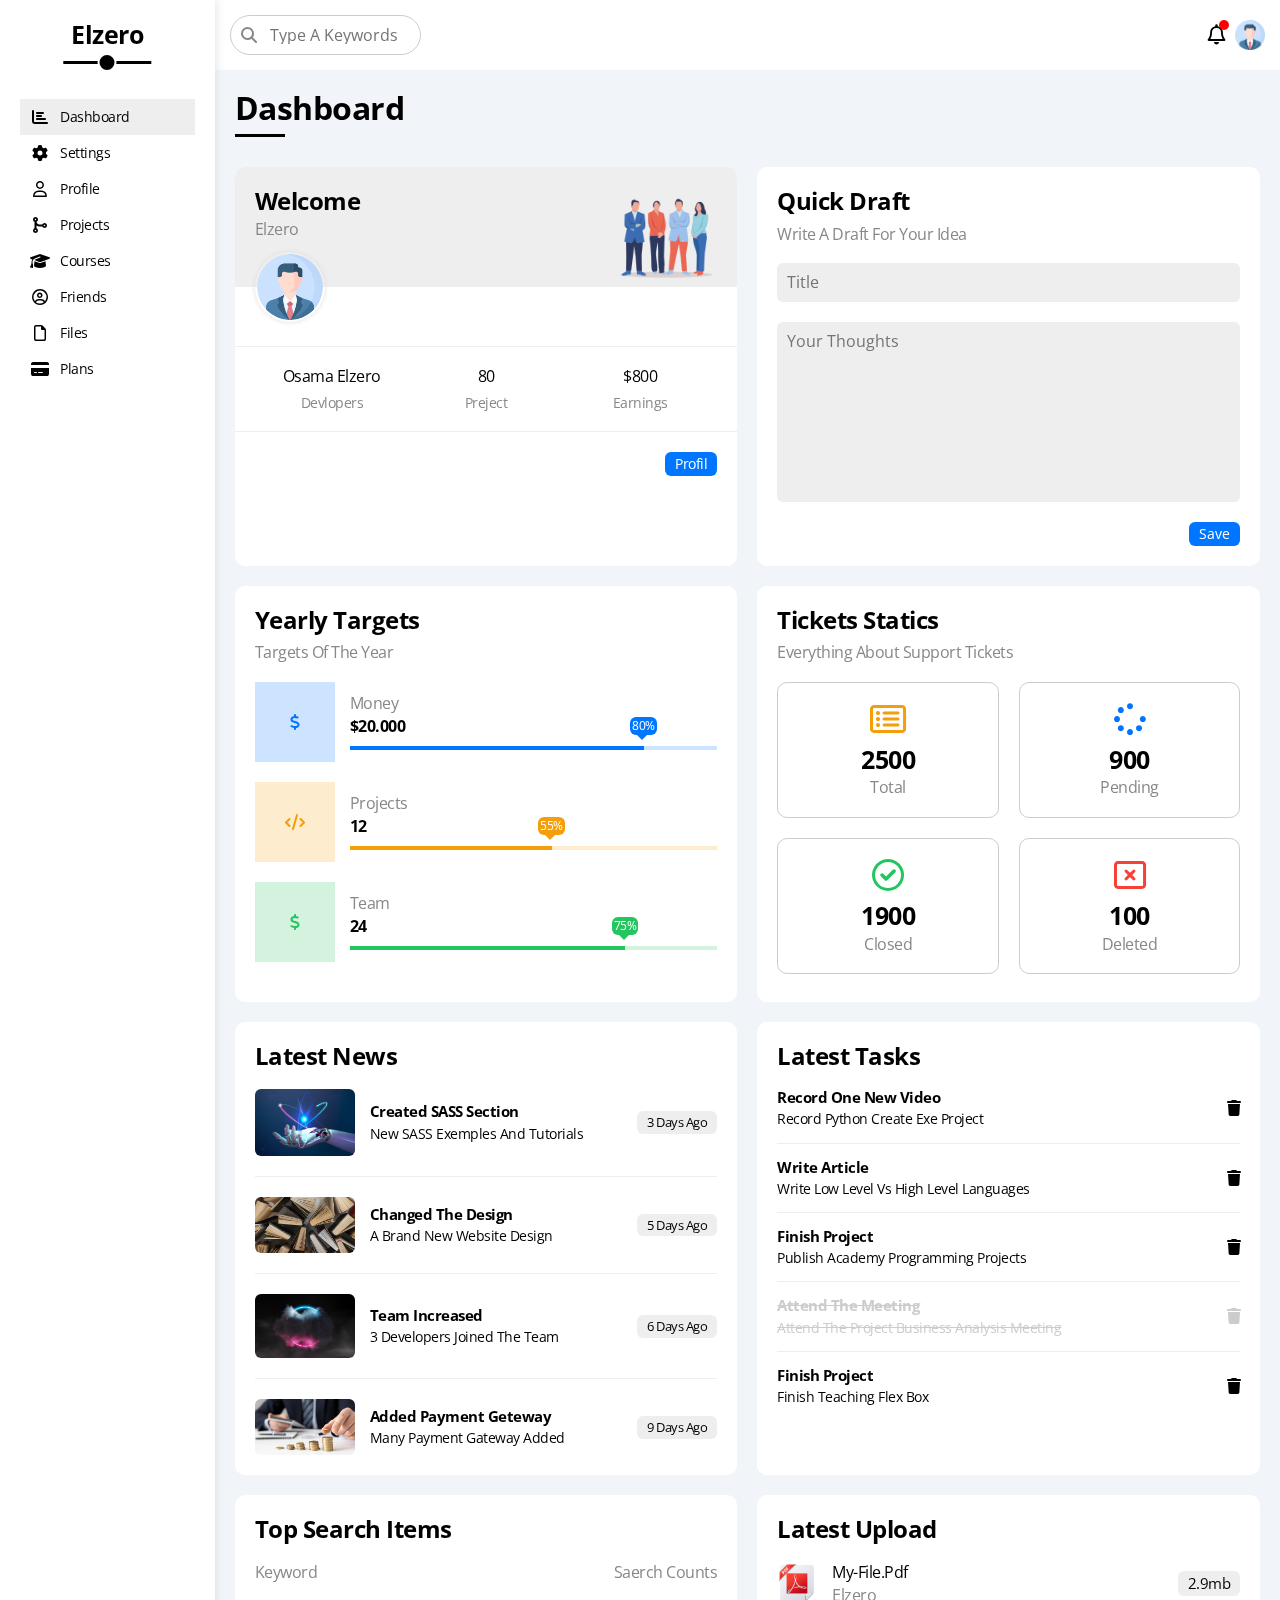
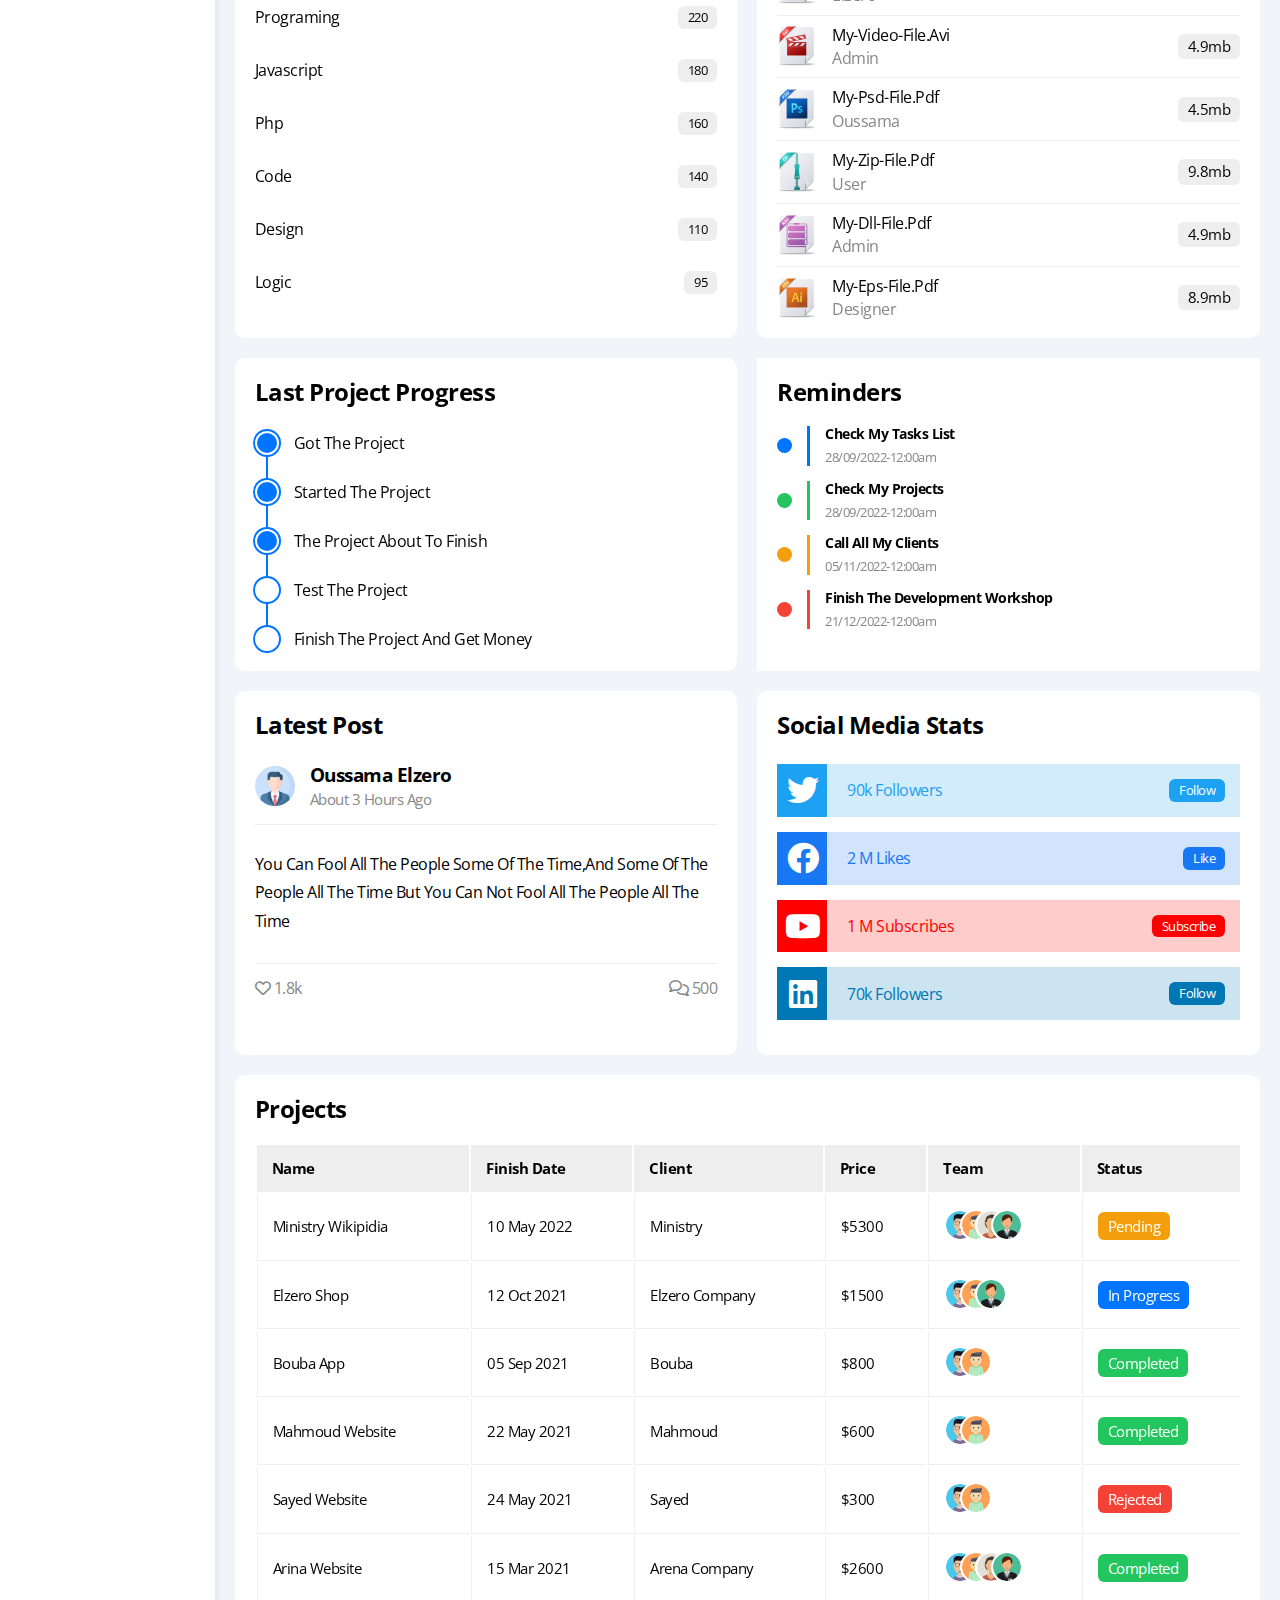
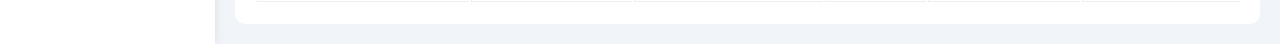
<file: index.html>
<!DOCTYPE html>
<html lang="en">
<head>
    <meta charset="UTF-8">
    <meta http-equiv="X-UA-Compatible" content="IE=edge">
    <meta name="viewport" content="width=device-width, initial-scale=1.0">
    <title>Dashboard</title>
    <link rel="stylesheet" href="css/all.min.css">
    <link rel="stylesheet" href="css/normaliz.css">
    <link rel="stylesheet" href="css/framwork.css">
    <link rel="stylesheet" href="css/main-style.css">
    <link rel="preconnect" href="https://fonts.googleapis.com">
    <link rel="preconnect" href="https://fonts.gstatic.com" crossorigin>
    <link href="https://fonts.googleapis.com/css2?family=Open+Sans:wght@400;500;600;700;800&display=swap" rel="stylesheet">
</head>
<body>
    <div class="page d-flex">
        <div class="sideBar">
            <h3 class="logo">Elzero</h3>
            <ul class="menu">
                <li><a class="active c-black" href="index.html"><i class="fa-solid fa-chart-bar fa-fw"></i><p>Dashboard</p></a></li>
                <li><a class="c-black" href="settings.html"><i class="fa-solid fa-gear fa-fw"></i><p>Settings</p></a></li>
                <li><a class="c-black" href="profile.html"><i class="fa-regular fa-user fa-fw"></i><p>profile</p></a></li>
                <li><a class="c-black" href="projects.html"><i class="fa-solid fa-code-merge fa-fw"></i><p>projects</p></a></li>
                <li><a class="c-black" href="courses.html"><i class="fa-solid fa-graduation-cap fa-fw"></i><p>Courses</p></a></li>
                <li><a class="c-black" href="friends.html"><i class="fa-regular fa-circle-user fa-fw"></i><p>Friends</p></a></li>
                <li><a class="c-black" href="files.html"><i class="fa-regular fa-file fa-fw"></i><p>Files</p></a></li>
                <li><a class="c-black" href="plans.html"><i class="fa-solid fa-credit-card fa-fw"></i><p>Plans</p></a></li>
            </ul>
        </div>
        <!--the right side-->
        <div class="content">
            <div class="head">
                <div class="search">
                    <i class="fa-solid fa-magnifying-glass"></i>
                    <input type="text" class="search-keyword" placeholder="Type A Keywords">
                </div>
                <div class="icons">
                    <span class="notification"><i class="fa-regular fa-bell"></i></span>
                    <img src="images/profile.png" alt="">
                </div>
            </div>
            <h1>Dashboard</h1>
            <div class="wrapper ">
                <div class="welcome bg-white rad-10 d-block-mobile txt-c-mobile">
                    <div class="intro p-20 d-flex space-between bg-eee">
                        <div>
                            <h2>welcome</h2>
                            <p class="c-gray mt-5">elzero</p>
                        </div>
                        <img class="hide-mobile" src="images/team-busness.jpg" alt="">
                    </div>
                    <img class="avatar" src="images/profile.png" alt="">
                    <div class="profil txt-c p-20  d-flex mt-20 mb-20 d-block-mobile">
                        <div>Osama Elzero <span class="d-block c-gray fs-14 mt-10">Devlopers</span></div>
                        <div>80 <span class="d-block c-gray fs-14 mt-10">Preject</span></div>
                        <div>$800<span class="d-block c-gray fs-14 mt-10">earnings</span></div>
                    </div>
                    <a href="#" class="visit d-block fs-14 rad-6 bg-blue c-fff w-fit btn-shape">profil</a>
                </div>
                <div class="quick-draft p-20 rad-10 bg-white">
                    <h2 class="mt-0 mb-10">Quick Draft</h2>
                    <p class="c-gray mt-0 mb-20">Write A Draft For Your Idea</p>
                    <form >
                        <input class="d-block w-full p-10 b-none bg-eee mb-20 rad-6" type="text" placeholder="Title">
                        <textarea class="d-block w-full p-10 b-none bg-eee mb-20 rad-6" name="" id=""placeholder="Your Thoughts"></textarea>
                        <input class="save d-block fs-14 rad-6 bg-blue b-none c-fff w-fit btn-shape" type="submit" value="Save">
                    </form>
                </div>
                <div class="yearly-targets p-20 rad-10 bg-white">
                    <h2 class="mt-0 mb-10">Yearly Targets</h2>
                    <p class="c-gray mt-0 mb-20">Targets of The Year</p>
                    <div class="target-row mb-20 d-flex allign-center blue">
                        <div class="target-icon  center-flex">
                            <i class="fa-sharp fa-solid fa-dollar-sign c-blue"></i>
                        </div>
                        <div class="target-details">
                            <span class="fs-10 c-gray">Money</span>
                            <span class="d-block mt-5 mb-10 fw-bold">$20.000</span>
                            <div class="progress p-relative">
                                <span class="blue bg-blue" style="width: 80%;">
                                    <span class="bg-blue c-fff rad-6">80%</span>
                                </span>
                            </div>
                        </div>
                    </div>
                    <div class="target-row mb-20 d-flex allign-center orange">
                        <div class="target-icon  center-flex">
                            <i class="fa-solid fa-code c-orange"></i>
                        </div>
                        <div class="target-details">
                            <span class="fs-10 c-gray">Projects</span>
                            <span class="d-block mt-5 mb-10 fw-bold">12</span>
                            <div class="progress p-relative">
                                <span class="orange bg-orange" style="width: 55%;">
                                    <span class="bg-orange c-fff rad-6">55%</span>
                                </span>
                            </div>
                        </div>
                    </div>
                    <div class="target-row mb-20 d-flex allign-center green">
                        <div class="target-icon  center-flex">
                            <i class="fa-sharp fa-solid fa-dollar-sign c-green"></i>
                        </div>
                        <div class="target-details">
                            <span class="fs-10 c-gray">Team</span>
                            <span class="d-block mt-5 mb-10 fw-bold">24</span>
                            <div class="progress p-relative">
                                <span class="green bg-green" style="width: 75%;">
                                    <span class="bg-green c-fff rad-6">75%</span>
                                </span>
                            </div>
                        </div>
                    </div>
                </div>
                <div class="tickets-statics bg-white p-20 rad-10">
                    <h2 class="mt-0 mb-10">Tickets Statics</h2>
                    <p class="c-gray mt-0 mb-20">Everything About Support Tickets</p>
                    <div class="d-flex  gap-20 f-wrap">
                        <div class="box p-20 rad-10 c-gray txt-c">
                            <i class="fa-regular fa-rectangle-list fa-2x c-orange mb-10  "></i>
                            <span class="d-block fw-bold c-black fs-25 mb-5">2500</span>
                            total
                        </div>
                        <div class="box p-20 rad-10 c-gray txt-c">
                            <i class="fa-solid fa-spinner fa-2x c-blue mb-10 "></i>
                            <span class="d-block fw-bold c-black fs-25 mb-5">900</span>
                            pending
                        </div>
                        <div class="box p-20 rad-10 c-gray txt-c">
                            <i class="fa-regular fa-circle-check fa-2x c-green mb-10 "></i>
                            <span class="d-block fw-bold c-black fs-25 mb-5">1900</span>
                            closed 
                        </div>
                        <div class="box p-20 rad-10 c-gray txt-c">
                            <i class="fa-regular fa-rectangle-xmark fa-2x c-red mb-10 "></i>
                            <span class="d-block fw-bold c-black fs-25 mb-5">100</span>
                            deleted 
                        </div>
                    </div>
                </div>
                <div class="latest-news bg-white p-20 rad-10">
                    <h2 class="mt-0 mb-20">latest news</h2>
                    <div class="news-row d-flex allign-center">
                        <img src="images/news1.png " class="rad-6" alt="">
                        <div class="info">
                            <h3 class="mb-5 fs-15">created SASS Section</h3>
                            <p class="m-0 fs-14">New SASS Exemples And Tutorials</p>
                        </div>
                        <div class="btn-shape bg-eee fs-13 label">3 days ago</div>
                    </div>
                    <div class="news-row d-flex allign-center">
                        <img src="images/news2.png" class="rad-6" alt="">
                        <div class="info">
                            <h3 class="mb-5 fs-15">Changed The Design</h3>
                            <p class="m-0 fs-14">A Brand New Website Design</p>
                        </div>
                        <div class="btn-shape bg-eee fs-13 label">5 days ago</div>
                    </div>
                    <div class="news-row d-flex allign-center">
                        <img src="images/news3.png" class="rad-6" alt="">
                        <div class="info">
                            <h3 class="mb-5 fs-15">Team Increased</h3>
                            <p class="m-0 fs-14">3 Developers Joined The Team</p>
                        </div>
                        <div class="btn-shape bg-eee fs-13 label">6 days ago</div>
                    </div>
                    <div class="news-row d-flex allign-center">
                        <img src="images/news4.png" class="rad-6" alt="">
                        <div class="info">
                            <h3 class="mb-5 fs-15">Added Payment Geteway</h3>
                            <p class="m-0 fs-14">Many Payment Gateway Added</p>
                        </div>
                        <div class="btn-shape bg-eee fs-13 label">9 days ago</div>
                    </div>
                </div>
                <div class="latest-task bg-white p-20 rad-10">
                    <h2 class="mt-0 mb-20">latest tasks</h2>
                    <div class="task-row between-flex">
                        <div class="info ">
                            <h3 class="mb-5 fs-15">record one new video</h3>
                            <p class="m-0 fs-14">record python create exe project</p>
                        </div>
                        <i class="fa-solid fa-trash delete"></i>
                    </div>
                    <div class="task-row between-flex">
                        <div class="info">
                            <h3 class="mt-0 mb-5 fs-15">write article</h3>
                            <p class="m-0 fs-14">write low level vs high level languages</p>
                        </div>
                        <i class="fa-solid fa-trash delete"></i>
                    </div>
                    <div class="task-row between-flex">
                        <div class="info">
                            <h3 class="mt-0 mb-5 fs-15">finish project</h3>
                            <p class="m-0 fs-14">publish academy programming projects</p>
                        </div>
                        <i class="fa-solid fa-trash delete"></i>
                    </div>
                    <div class="task-row between-flex done">
                        <div class="info">
                            <h3 class="mt-0 mb-5 fs-15">attend the meeting</h3>
                            <p class="m-0 fs-14">attend the project business analysis meeting</p>
                        </div>
                        <i class="fa-solid fa-trash delete"></i>
                    </div>
                    <div class="task-row between-flex">
                        <div class="info">
                            <h3 class="mt-0 mb-5 fs-15">finish project</h3>
                            <p class="m-0 fs-14">finish teaching flex box</p>
                        </div>
                        <i class="fa-solid fa-trash delete"></i>
                    </div>
                </div>
                <div class="top-search-items bg-white p-20 rad-10">
                    <h2 class="mt-0 mb-20">top search items</h2>
                    <div class="head-items between-flex c-gray mb-10">
                        <div>keyword</div>
                        <div>saerch counts</div>
                    </div>
                    <div class="items between-flex pb-15 pt-15">
                        <span class="d-block">programing</span>
                        <span class="d-block btn-shape bg-eee fs-13">220</span>
                    </div>
                    <div class="items between-flex pb-15 pt-15">
                        <span class="d-block">javascript</span>
                        <span class="d-block btn-shape bg-eee fs-13">180</span>
                    </div>
                    <div class="items between-flex pb-15 pt-15">
                        <span class="d-block">php</span>
                        <span class="d-block btn-shape bg-eee fs-13">160</span>
                    </div>
                    <div class="items between-flex pb-15 pt-15">
                        <span class="d-block">code</span>
                        <span class="d-block btn-shape bg-eee fs-13">140</span>
                    </div>
                    <div class="items between-flex pb-15 pt-15">
                        <span class="d-block">design</span>
                        <span class="d-block btn-shape bg-eee fs-13">110</span>
                    </div>
                    <div class="items between-flex pb-15 pt-15">
                        <span class="d-block">logic</span>
                        <span class="d-block btn-shape bg-eee fs-13">95</span>
                    </div>
                </div>
                <div class="latest-upload bg-white p-20 rad-10">
                    <h2 class="mt-0 mb-20">latest upload</h2>
                    <div class="upload-row between-flex">
                        <img src="images/pdf-256_32_35904.png" alt="">
                        <div class="info">
                            <p class="mb-5">my-file.pdf</p>
                            <span class="d-block c-gray"> elzero</span>
                        </div>
                        <div class="btn-shape w-fit bg-eee fs-15">2.9mb</div>
                    </div>
                    <div class="upload-row between-flex">
                        <img src="images/avi-256_32_35922.png" alt="">
                        <div class="info">
                            <p class="mb-5">my-video-file.avi</p>
                            <span class="d-block c-gray">admin</span>
                        </div>
                        <div class="btn-shape w-fit bg-eee fs-15">4.9mb</div>
                    </div>
                    <div class="upload-row between-flex">
                        <img src="images/psd-256_32_35899.png" alt="">
                        <div class="info">
                            <p class="mb-5">my-psd-file.pdf</p>
                            <span class="d-block c-gray">oussama</span>
                        </div>
                        <div class="btn-shape w-fit bg-eee fs-15">4.5mb</div>
                    </div>
                    <div class="upload-row between-flex">
                        <img src="images/zip.png" alt="">
                        <div class="info">
                            <p class="mb-5">my-zip-file.pdf</p>
                            <span class="d-block c-gray">user</span>
                        </div>
                        <div class="btn-shape w-fit bg-eee fs-15">9.8mb</div>
                    </div>
                    <div class="upload-row between-flex">
                        <img src="images/rar.png" alt="">
                        <div class="info">
                            <p class="mb-5">my-dll-file.pdf</p>
                            <span class="d-block c-gray">admin</span>
                        </div>
                        <div class="btn-shape w-fit bg-eee fs-15">4.9mb</div>
                    </div>
                    <div class="upload-row between-flex">
                        <img src="images/eps-256_32_35916.png" alt="">
                        <div class="info">
                            <p class="mb-5">my-eps-file.pdf</p>
                            <span class="d-block c-gray">designer</span>
                        </div>
                        <div class="btn-shape w-fit bg-eee fs-15">8.9mb</div>
                    </div>
                </div>
                <div class="project-progress bg-white p-20 rad-10">
                    <h2 class="mt-0 mb-20">last project progress</h2>
                    <ul class="m-0 p-relative txt-l">
                        <li class="mt-25 d-flex allign-center done">got the project</li>
                        <li class="mt-25 d-flex allign-center done">started the project</li>
                        <li class="mt-25 d-flex allign-center done">the project about to finish</li>
                        <li class="mt-25 d-flex allign-center curent">test the project</li>
                        <li class="mt-25 d-flex allign-center ">finish the project and get money</li>
                    </ul>
                </div>
                <div class="reminders bg-white p-20 rad-20">
                    <h2 class="m-0 mb-20">reminders</h2>
                    <ul class="m-0 txt-l">
                        <li class="mt-15 d-flex allign-center " >
                            <span class="key bg-blue mr-15 d-block"></span>
                            <div class="pl-15 blue">
                                <p class="fs-14 fw-bold mt-0 mb-5">check my tasks list</p>
                                <span class="fs-13 c-gray">28/09/2022-12:00am</span>
                            </div>
                        </li>
                        <li class="mt-15 d-flex allign-center" >
                            <span class="key bg-green mr-15 d-block"></span>
                            <div class="pl-15 green">
                                <p class="fs-14 fw-bold mt-0 mb-5">check my projects</p>
                                <span class="fs-13 c-gray">28/09/2022-12:00am</span>
                            </div>
                        </li>
                        <li class="mt-15 d-flex allign-center" >
                            <span class="key bg-orange mr-15 d-block"></span>
                            <div class="pl-15 orange">
                                <p class="fs-14 fw-bold mt-0 mb-5">call all my clients</p>
                                <span class="fs-13 c-gray">05/11/2022-12:00am</span>
                            </div>
                        </li>
                        <li class="mt-15 d-flex allign-center" >
                            <span class="key bg-red mr-15 d-block"></span>
                            <div class="pl-15 red">
                                <p class="fs-14 fw-bold mt-0 mb-5">finish the Development workshop</p>
                                <span class="fs-13 c-gray">21/12/2022-12:00am</span>
                            </div>
                        </li>
                    </ul>
                </div>
                <div class="latest-post bg-white p-20 rad-10 p-relative">
                    <h2 class="m-0 mb-25">latest post</h2>
                    <div class="top d-flex allign-center">
                        <img src="images/profile.png" alt="">
                        <div class="txt-l">
                            <h3 class="mb-5">oussama elzero</h3>
                            <span class="c-gray fs-15">about 3 hours ago</span>
                        </div>
                    </div>
                    <p class="post-content fs-16 pt-25 pb-25 txt-c-mobile mb-15 mt-15">you can fool all the people some of the time,and some of the people all the time but you can not fool all the people all the time</p>
                    <div class="post-stats between-flex">
                            <div >
                                <i class="fa-regular fa-heart c-gray"></i>
                                <span class="c-gray">1.8k</span>
                            </div>
                            <div >
                                <i class="fa-regular fa-comments c-gray"></i>
                                <span class="c-gray">500</span>
                            </div>
                    </div>
                </div>
                <div class="social-media-stats bg-white p-20 rad-10 p-relative">
                    <h2 class="m-0 mb-25">social media stats</h2>
                    <div class="box p-15 mb-15 between-flex twitter" >
                        <i class="fa-brands fa-twitter fa-2x h-full c-fff allign-center "></i>
                        <span class="">90k followers</span>
                        <a href="#" class="btn-shape c-fff bg-blue fs-13">follow</a>
                    </div>
                    <div class="box p-15 mb-15 between-flex facebook" >
                        <i class="fa-brands fa-facebook fa-2x h-full c-fff allign-center bg-blue"></i>
                        <span class="">2 M likes</span>
                        <a href="#" class="btn-shape c-fff  fs-13">like</a>
                    </div>
                    <div class="box p-15 mb-15 between-flex youtube" >
                        <i class="fa-brands fa-youtube fa-2x h-full c-fff allign-center"></i>
                        <span class="">1 M subscribes</span>
                        <a href="#" class="btn-shape c-fff fs-13">subscribe</a>
                    </div>
                    <div class="box p-15 mb-15 between-flex linkedin" >
                        <i class="fa-brands fa-linkedin fa-2x h-full c-fff allign-center "></i>
                        <span class="">70k followers</span>
                        <a href="#" class="btn-shape c-fff  fs-13">follow</a>
                    </div>
                </div>
            </div>
            <div class="projects bg-white p-20 rad-10 p-relative m-20">
                <h2 class="m-0 mb-20">projects</h2>
                <div class="responsive-table">
                    <table class="fs-15 w-full">
                        <thead>
                            <tr class="bg-eee fw-bold b-none ">
                                <td >name</td>
                                <td >finish date</td>
                                <td >client</td>
                                <td >price</td>
                                <td >team</td>
                                <td >status</td>
                            </tr>
                        </thead>
                        <tbody>
                            <tr >
                                <td >ministry wikipidia</td>
                                <td >10 may 2022</td>
                                <td >ministry</td>
                                <td >$5300</td>
                                <td>
                                    <img src="images/team-one.png" alt="">
                                    <img src="images/team-two.png" alt="">
                                    <img src="images/team-three.png" alt="">
                                    <img src="images/team-four.png" alt="">
                                </td>
                                <td ><span class="btn-shape bg-orange c-fff">pending</span></td>
                            </tr>
                            <tr >
                                <td >elzero shop</td>
                                <td >12 oct 2021</td>
                                <td >elzero company</td>
                                <td >$1500</td>
                                <td>
                                    <img src="images/team-one.png" alt="">
                                    <img src="images/team-two.png" alt="">
                                    <img src="images/team-four.png" alt="">
                                </td>
                                <td ><span class="btn-shape bg-blue c-fff">in progress</span></td>
                            </tr>
                            <tr >
                                <td >bouba app</td>
                                <td >05 sep 2021</td>
                                <td >bouba</td>
                                <td >$800</td>
                                <td >
                                    <img src="images/team-one.png" alt="">
                                    <img src="images/team-two.png" alt="">
                                </td>
                                <td ><span class="btn-shape bg-green c-fff">completed</span></td>
                            </tr>
                            <tr >
                                <td >mahmoud website</td>
                                <td >22 may 2021</td>
                                <td >mahmoud</td>
                                <td >$600</td>
                                <td >
                                    <img src="images/team-one.png" alt="">
                                    <img src="images/team-two.png" alt="">
                                </td>
                                <td><span class="btn-shape bg-green c-fff">completed</span></td>
                            </tr>
                            <tr >
                                <td >sayed website</td>
                                <td >24 may 2021</td>
                                <td >sayed</td>
                                <td >$300</td>
                                <td >
                                    <img src="images/team-one.png" alt="">
                                    <img src="images/team-two.png" alt="">
                                </td>
                                <td ><span class="btn-shape bg-red c-fff">rejected</span></td>
                            </tr>
                            <tr >
                                <td >arina website</td>
                                <td >15 mar 2021</td>
                                <td >arena company</td>
                                <td >$2600</td>
                                <td>
                                    <img src="images/team-one.png" alt="">
                                    <img src="images/team-two.png" alt="">
                                    <img src="images/team-three.png" alt="">
                                    <img src="images/team-four.png" alt="">
                                </td>
                                <td><span class="btn-shape bg-green c-fff">completed</span></td>
                            </tr>
                        </tbody>
                    </table>
                </div>
            </div>
        </div>
    </div>
    <script src="js/file.js"></script>
</body>
</html>
</file>
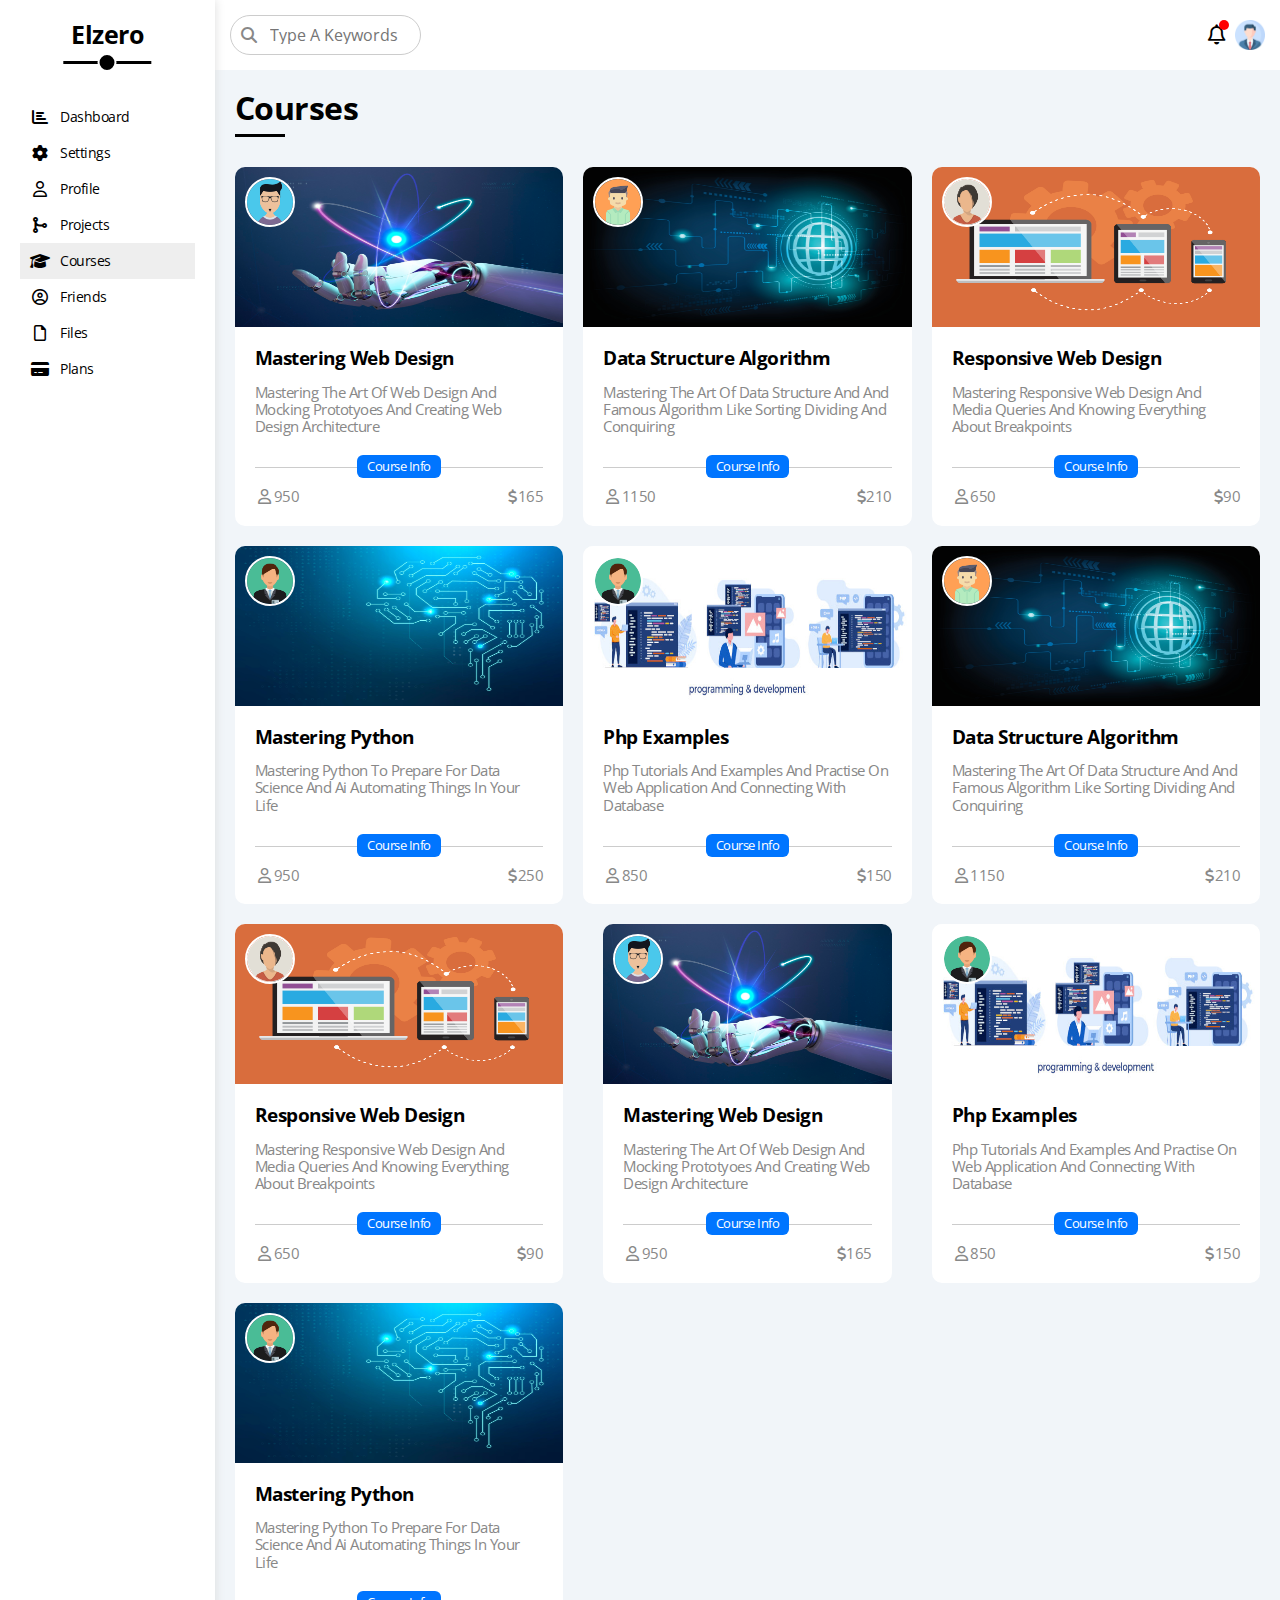
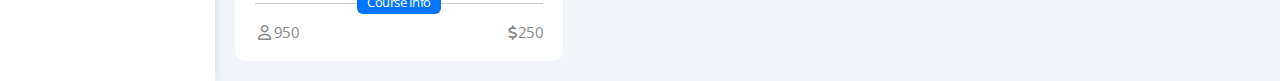
<file: courses.html>
<!DOCTYPE html>
<html lang="en">

<head>
    <meta charset="UTF-8">
    <meta http-equiv="X-UA-Compatible" content="IE=edge">
    <meta name="viewport" content="width=device-width, initial-scale=1.0">
    <title>Dashboard</title>
    <link rel="stylesheet" href="css/all.min.css">
    <link rel="stylesheet" href="css/normaliz.css">
    <link rel="stylesheet" href="css/framwork.css">
    <link rel="stylesheet" href="css/main-style.css">
    <link rel="stylesheet" href="css/courses.css">
    <link rel="preconnect" href="https://fonts.googleapis.com">
    <link rel="preconnect" href="https://fonts.gstatic.com" crossorigin>
    <link href="https://fonts.googleapis.com/css2?family=Open+Sans:wght@400;500;600;700;800&display=swap"
        rel="stylesheet">
</head>

<body>
    <div class="page d-flex">
        <div class="sideBar">
            <h3 class="logo">Elzero</h3>
            <ul class="menu">
                <li><a class=" c-black" href="index.html"><i class="fa-solid fa-chart-bar fa-fw"></i>
                        <p>Dashboard</p>
                    </a></li>
                <li><a class="c-black" href="settings.html"><i class="fa-solid fa-gear fa-fw"></i>
                        <p>Settings</p>
                    </a></li>
                <li><a class="c-black" href="profile.html"><i class="fa-regular fa-user fa-fw"></i>
                        <p>profile</p>
                    </a></li>
                <li><a class="c-black" href="projects.html"><i class="fa-solid fa-code-merge fa-fw"></i>
                        <p>projects</p>
                    </a></li>
                <li><a class="c-black active" href="courses.html"><i class="fa-solid fa-graduation-cap fa-fw"></i>
                        <p>Courses</p>
                    </a></li>
                <li><a class="c-black" href="friends.html"><i class="fa-regular fa-circle-user fa-fw"></i>
                        <p>Friends</p>
                    </a></li>
                <li><a class="c-black" href="files.html"><i class="fa-regular fa-file fa-fw"></i>
                        <p>Files</p>
                    </a></li>
                <li><a class="c-black" href="plans.html"><i class="fa-solid fa-credit-card fa-fw"></i>
                        <p>Plans</p>
                    </a></li>
            </ul>
        </div>
        <!--the right side-->
        <div class="content">
            <div class="head">
                <div class="search">
                    <i class="fa-solid fa-magnifying-glass"></i>
                    <input type="text" class="search-keyword" placeholder="Type A Keywords">
                </div>
                <div class="icons">
                    <span class="notification"><i class="fa-regular fa-bell"></i></span>
                    <img src="images/profile.png" alt="">
                </div>
            </div>
            <h1>courses</h1>
            <div class="courses d-grid gap-20 mb-20">
                <div class="course bg-white rad-10">
                    <div class="exmpl p-relative web">
                        <img  class="member" src="images/team-one.png" alt="">
                    </div>
                    <div class="info p-20 txt-c-mobile">
                        <h3>mastering web design</h3>
                        <p class="fs-15 c-gray mt-15 mb-20">mastering the art of web design and mocking prototyoes and creating web design architecture</p>
                        <a href="#" class="more d-block w-fit btn-shape bg-blue c-fff fs-13">course info</a>
                        <div class="statistics between-flex c-gray fs-15">
                            <div><i class="fa-regular fa-user fa-fw"></i>950</div>
                            <div><i class="fa-solid fa-dollar-sign"></i>165</div>
                        </div>
                    </div>
                </div>
                <div class="course bg-white rad-10">
                    <div class="exmpl p-relative data">
                        <img  class="member" src="images/team-two.png" alt="">
                    </div>
                    <div class="info p-20 txt-c-mobile">
                        <h3>data structure algorithm</h3>
                        <p class="fs-15 c-gray mt-15 mb-20">mastering the art of data structure and and famous algorithm like sorting dividing and conquiring</p>
                        <a href="#" class="more d-block w-fit btn-shape bg-blue c-fff fs-13">course info</a>
                        <div class="statistics between-flex c-gray fs-15">
                            <div><i class="fa-regular fa-user fa-fw"></i>1150</div>
                            <div><i class="fa-solid fa-dollar-sign"></i>210</div>
                        </div>
                    </div>
                </div>
                <div class="course bg-white rad-10">
                    <div class="exmpl p-relative design">
                        <img class="member" src="images/team-three.png" alt="">
                    </div>
                    <div class="info p-20 txt-c-mobile">
                        <h3>responsive web design</h3>
                        <p class="fs-15 c-gray mt-15 mb-20">mastering responsive web design and media queries and knowing everything
                            about breakpoints</p>
                        <a href="#" class="more d-block w-fit btn-shape bg-blue c-fff fs-13">course info</a>
                        <div class="statistics between-flex c-gray fs-15">
                            <div><i class="fa-regular fa-user fa-fw"></i>650</div>
                            <div><i class="fa-solid fa-dollar-sign"></i>90</div>
                        </div>
                    </div>
                </div>
                <div class="course bg-white rad-10">
                    <div class="exmpl p-relative ai">
                        <img class="member" src="images/team-four.png" alt="">
                    </div>
                    <div class="info p-20 txt-c-mobile">
                        <h3>mastering python</h3>
                        <p class="fs-15 c-gray mt-15 mb-20">mastering python to prepare for data science and ai automating things in your life</p>
                        <a href="#" class="more d-block w-fit btn-shape bg-blue c-fff fs-13">course info</a>
                        <div class="statistics between-flex c-gray fs-15">
                            <div><i class="fa-regular fa-user fa-fw"></i>950</div>
                            <div><i class="fa-solid fa-dollar-sign"></i>250</div>
                        </div>
                    </div>
                </div>
                <div class="course bg-white rad-10">
                    <div class="exmpl p-relative php">
                        <img class="member" src="images/team-four.png" alt="">
                    </div>
                    <div class="info p-20 txt-c-mobile">
                        <h3>php examples</h3>
                        <p class="fs-15 c-gray mt-15 mb-20">php tutorials and examples and practise on web application and connecting with database</p>
                        <a href="#" class="more d-block w-fit btn-shape bg-blue c-fff fs-13">course info</a>
                        <div class="statistics between-flex c-gray fs-15">
                            <div><i class="fa-regular fa-user fa-fw"></i>850</div>
                            <div><i class="fa-solid fa-dollar-sign"></i>150</div>
                        </div>
                    </div>
                </div>
                <div class="course bg-white rad-10">
                    <div class="exmpl p-relative data">
                        <img class="member" src="images/team-two.png" alt="">
                    </div>
                    <div class="info p-20 txt-c-mobile">
                        <h3>data structure algorithm</h3>
                        <p class="fs-15 c-gray mt-15 mb-20">mastering the art of data structure and and famous algorithm like sorting
                            dividing and conquiring</p>
                        <a href="#" class="more d-block w-fit btn-shape bg-blue c-fff fs-13">course info</a>
                        <div class="statistics between-flex c-gray fs-15">
                            <div><i class="fa-regular fa-user fa-fw"></i>1150</div>
                            <div><i class="fa-solid fa-dollar-sign"></i>210</div>
                        </div>
                    </div>
                </div>
                <div class="course bg-white rad-10">
                    <div class="exmpl p-relative design">
                        <img class="member" src="images/team-three.png" alt="">
                    </div>
                    <div class="info p-20 txt-c-mobile">
                        <h3>responsive web design</h3>
                        <p class="fs-15 c-gray mt-15 mb-20">mastering responsive web design and media queries and knowing everything
                            about breakpoints</p>
                        <a href="#" class="more d-block w-fit btn-shape bg-blue c-fff fs-13">course info</a>
                        <div class="statistics between-flex c-gray fs-15">
                            <div><i class="fa-regular fa-user fa-fw"></i>650</div>
                            <div><i class="fa-solid fa-dollar-sign"></i>90</div>
                        </div>
                    </div>
                </div>
                <div class="courses d-grid gap-20">
                    <div class="course bg-white rad-10">
                        <div class="exmpl p-relative web">
                            <img class="member" src="images/team-one.png" alt="">
                        </div>
                        <div class="info p-20 txt-c-mobile">
                            <h3>mastering web design</h3>
                            <p class="fs-15 c-gray mt-15 mb-20">mastering the art of web design and mocking prototyoes and creating web
                                design architecture</p>
                            <a href="#" class="more d-block w-fit btn-shape bg-blue c-fff fs-13">course info</a>
                            <div class="statistics between-flex c-gray fs-15">
                                <div><i class="fa-regular fa-user fa-fw"></i>950</div>
                                <div><i class="fa-solid fa-dollar-sign"></i>165</div>
                            </div>
                        </div>
                    </div>
                </div>
                <div class="course bg-white rad-10">
                    <div class="exmpl p-relative php">
                        <img class="member" src="images/team-four.png" alt="">
                    </div>
                    <div class="info p-20 txt-c-mobile">
                        <h3>php examples</h3>
                        <p class="fs-15 c-gray mt-15 mb-20">php tutorials and examples and practise on web application and connecting
                            with database</p>
                        <a href="#" class="more d-block w-fit btn-shape bg-blue c-fff fs-13">course info</a>
                        <div class="statistics between-flex c-gray fs-15">
                            <div><i class="fa-regular fa-user fa-fw"></i>850</div>
                            <div><i class="fa-solid fa-dollar-sign"></i>150</div>
                        </div>
                    </div>
                </div>
                <div class="course bg-white rad-10">
                    <div class="exmpl p-relative ai">
                        <img class="member" src="images/team-four.png" alt="">
                    </div>
                    <div class="info p-20 txt-c-mobile">
                        <h3>mastering python</h3>
                        <p class="fs-15 c-gray mt-15 mb-20">mastering python to prepare for data science and ai automating things in
                            your life</p>
                        <a href="#" class="more d-block w-fit btn-shape bg-blue c-fff fs-13">course info</a>
                        <div class="statistics between-flex c-gray fs-15">
                            <div><i class="fa-regular fa-user fa-fw"></i>950</div>
                            <div><i class="fa-solid fa-dollar-sign"></i>250</div>
                        </div>
                    </div>
                </div>
            </div>
        </div>
    </div>
    <script src="js/file.js"></script>
</body>

</html>
</file>
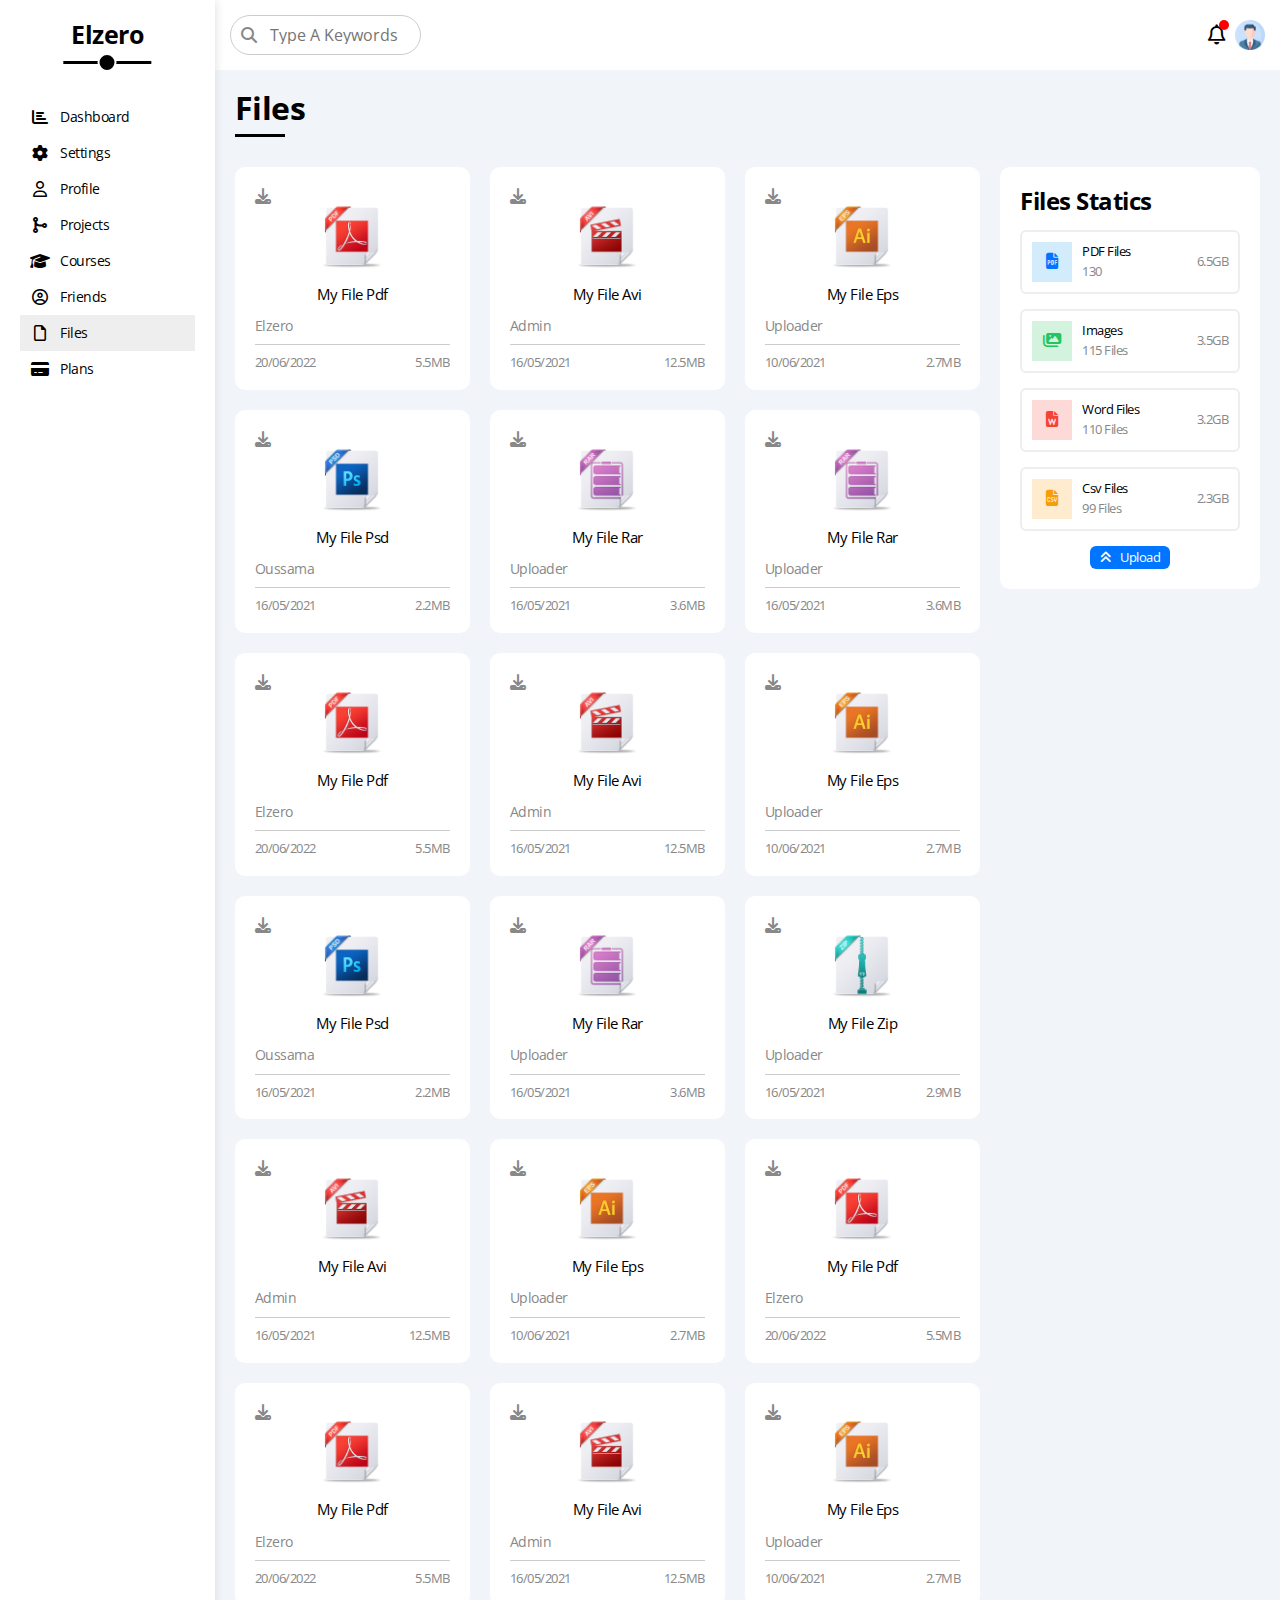
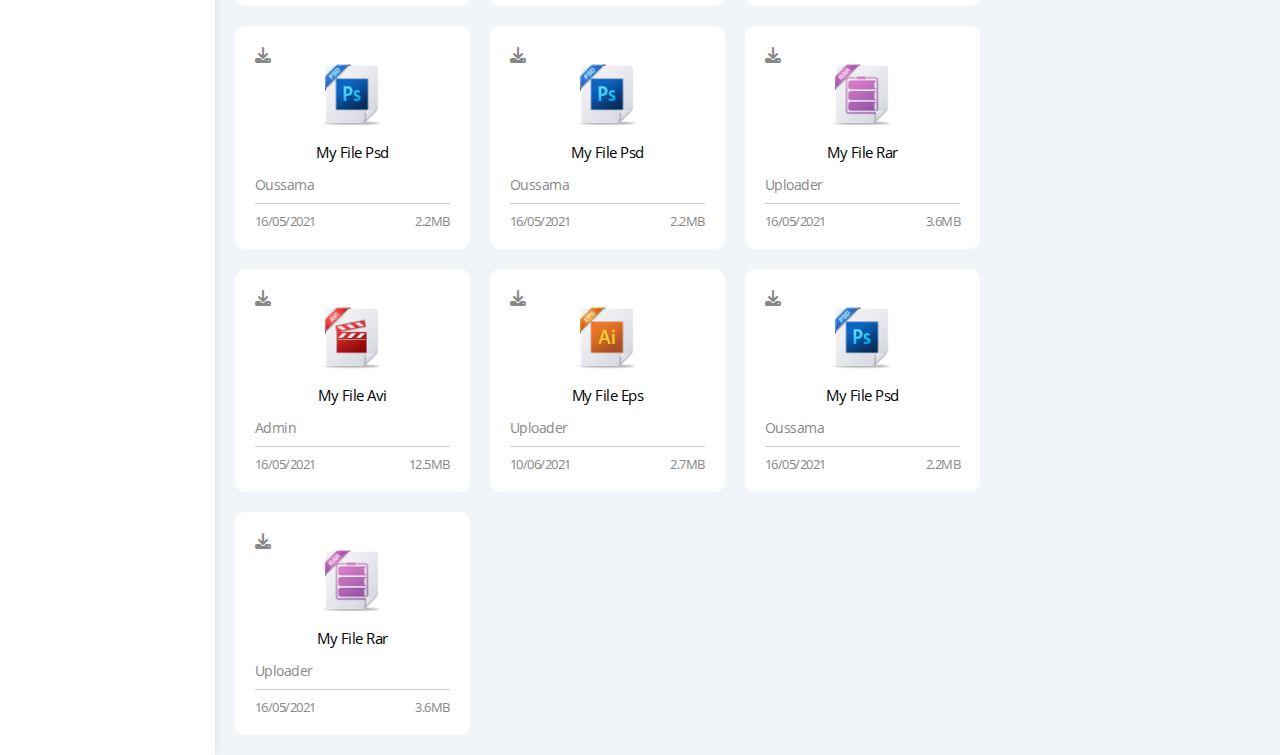
<file: files.html>
<!DOCTYPE html>
<html lang="en">

<head>
    <meta charset="UTF-8">
    <meta http-equiv="X-UA-Compatible" content="IE=edge">
    <meta name="viewport" content="width=device-width, initial-scale=1.0">
    <title>Dashboard</title>
    <link rel="stylesheet" href="css/all.min.css">
    <link rel="stylesheet" href="css/normaliz.css">
    <link rel="stylesheet" href="css/framwork.css">
    <link rel="stylesheet" href="css/main-style.css">
    <link rel="stylesheet" href="css/files.css">
    <link rel="preconnect" href="https://fonts.googleapis.com">
    <link rel="preconnect" href="https://fonts.gstatic.com" crossorigin>
    <link href="https://fonts.googleapis.com/css2?family=Open+Sans:wght@400;500;600;700;800&display=swap"
        rel="stylesheet">
</head>

<body>
    <div class="page d-flex">
        <div class="sideBar">
            <h3 class="logo">Elzero</h3>
            <ul class="menu">
                <li><a class=" c-black" href="index.html"><i class="fa-solid fa-chart-bar fa-fw"></i>
                        <p>Dashboard</p>
                    </a></li>
                <li><a class="c-black" href="settings.html"><i class="fa-solid fa-gear fa-fw"></i>
                        <p>Settings</p>
                    </a></li>
                <li><a class="c-black" href="profile.html"><i class="fa-regular fa-user fa-fw"></i>
                        <p>profile</p>
                    </a></li>
                <li><a class="c-black" href="projects.html"><i class="fa-solid fa-code-merge fa-fw"></i>
                        <p>projects</p>
                    </a></li>
                <li><a class="c-black" href="courses.html"><i class="fa-solid fa-graduation-cap fa-fw"></i>
                        <p>Courses</p>
                    </a></li>
                <li><a class="c-black" href="friends.html"><i class="fa-regular fa-circle-user fa-fw"></i>
                        <p>Friends</p>
                    </a></li>
                <li><a class="c-black active" href="files.html"><i class="fa-regular fa-file fa-fw"></i>
                        <p>Files</p>
                    </a></li>
                <li><a class="c-black" href="plans.html"><i class="fa-solid fa-credit-card fa-fw"></i>
                        <p>Plans</p>
                    </a></li>
            </ul>
        </div>
        <!--the right side-->
        <div class="content">
            <div class="head">
                <div class="search">
                    <i class="fa-solid fa-magnifying-glass"></i>
                    <input type="text" class="search-keyword" placeholder="Type A Keywords">
                </div>
                <div class="icons">
                    <span class="notification"><i class="fa-regular fa-bell"></i></span>
                    <img src="images/profile.png" alt="">
                </div>
            </div>
            <h1>files</h1>
            <div class="files-page d-flex gap-20 m-20">
                <div class="files-stats p-20 rad-10 bg-white">
                    <h2 class="mt-0 mb-15 txt-c-mobile">files statics</h2>
                    <div class="d-flex allign-center p-10 mb-15 rad-6 b-eee fs-13">
                        <i class="fa-solid fa-file-pdf fa-lg blue center-flex c-blue icon"></i>
                        <div class="info">
                            <span class="d-block ">PDF files</span>
                            <span class="d-block c-gray mt-5">130</span>
                        </div>
                        <div class="size c-gray">6.5GB</div>
                    </div>
                    <div class="d-flex allign-center p-10 mb-15 rad-6 b-eee fs-13">
                        <i class="fa-solid fa-images fa-lg green center-flex c-green icon"></i>
                        <div class="info">
                            <span class="d-block ">images</span>
                            <span class="d-block c-gray mt-5">115 files</span>
                        </div>
                        <div class="size c-gray">3.5GB</div>
                    </div>
                    <div class="d-flex allign-center p-10 mb-15 rad-6 b-eee fs-13">
                        <i class="fa-solid fa-file-word fa-lg red center-flex c-red icon"></i>
                        <div class="info">
                            <span class="d-block ">word files</span>
                            <span class="d-block c-gray mt-5">110 files</span>
                        </div>
                        <div class="size c-gray">3.2GB</div>
                    </div>
                    <div class="d-flex allign-center p-10 mb-15 rad-6 b-eee fs-13">
                        <i class="fa-solid fa-file-csv fa-lg orange center-flex c-orange icon"></i>
                        <div class="info">
                            <span class="d-block ">csv files</span>
                            <span class="d-block c-gray mt-5">99 files</span>
                        </div>
                        <div class="size c-gray">2.3GB</div>
                    </div>
                    <a href="#" class="upload c-fff bg-blue btn-shape d-block w-fit fs-13"><i class="fa-solid fa-angles-up"></i>upload</a>
                </div>
                <div class="files d-grid gap-20">
                    <div class="file p-20 bg-white rad-10">
                        <a href="#" class="c-gray"><i class="fa-solid fa-download"></i></a>
                        <div class="details txt-c pb-10">
                            <img src="images/pdf-256_32_35904.png" alt="">
                            <p class="fs-15 mb-15 mt-15">my file pdf</p>
                            <span class="owner d-block c-gray fs-14 txt-l">elzero</span>
                        </div>
                        <ul class="between-flex mt-10 c-gray fs-13">
                            <li>20/06/2022</li>
                            <li>5.5MB</li>
                        </ul>
                    </div>
                    <div class="file p-20 bg-white rad-10">
                        <a href="#" class="c-gray"><i class="fa-solid fa-download"></i></a>
                        <div class="details txt-c pb-10">
                            <img src="images/avi-256_32_35922.png" alt="">
                            <p class="fs-15 mb-15 mt-15">my file avi</p>
                            <span class="owner d-block c-gray fs-14 txt-l">admin</span>
                        </div>
                        <ul class="between-flex mt-10 c-gray fs-13">
                            <li>16/05/2021</li>
                            <li>12.5MB</li>
                        </ul>
                    </div>
                    <div class="file p-20 bg-white rad-10">
                        <a href="#" class="c-gray"><i class="fa-solid fa-download"></i></a>
                        <div class="details txt-c pb-10">
                            <img src="images/eps-256_32_35916.png" alt="">
                            <p class="fs-15 mb-15 mt-15">my file eps</p>
                            <span class="owner d-block c-gray fs-14 txt-l">uploader</span>
                        </div>
                        <ul class="between-flex mt-10 c-gray fs-13">
                            <li>10/06/2021</li>
                            <li>2.7MB</li>
                        </ul>
                    </div>
                    <div class="file p-20 bg-white rad-10">
                        <a href="#" class="c-gray"><i class="fa-solid fa-download"></i></a>
                        <div class="details txt-c pb-10">
                            <img src="images/psd-256_32_35899.png" alt="">
                            <p class="fs-15 mb-15 mt-15">my file psd</p>
                            <span class="owner d-block c-gray fs-14 txt-l">oussama</span>
                        </div>
                        <ul class="between-flex mt-10 c-gray fs-13">
                            <li>16/05/2021</li>
                            <li>2.2MB</li>
                        </ul>
                    </div>
                    <div class="file p-20 bg-white rad-10">
                        <a href="#" class="c-gray"><i class="fa-solid fa-download"></i></a>
                        <div class="details txt-c pb-10">
                            <img src="images/rar.png" alt="">
                            <p class="fs-15 mb-15 mt-15">my file rar</p>
                            <span class="owner d-block c-gray fs-14 txt-l">uploader</span>
                        </div>
                        <ul class="between-flex mt-10 c-gray fs-13">
                            <li>16/05/2021</li>
                            <li>3.6MB</li>
                        </ul>
                    </div>
                    <div class="file p-20 bg-white rad-10">
                        <a href="#" class="c-gray"><i class="fa-solid fa-download"></i></a>
                        <div class="details txt-c pb-10">
                            <img src="images/rar.png" alt="">
                            <p class="fs-15 mb-15 mt-15">my file rar</p>
                            <span class="owner d-block c-gray fs-14 txt-l">uploader</span>
                        </div>
                        <ul class="between-flex mt-10 c-gray fs-13">
                            <li>16/05/2021</li>
                            <li>3.6MB</li>
                        </ul>
                    </div>
                    <div class="file p-20 bg-white rad-10">
                        <a href="#" class="c-gray"><i class="fa-solid fa-download"></i></a>
                        <div class="details txt-c pb-10">
                            <img src="images/pdf-256_32_35904.png" alt="">
                            <p class="fs-15 mb-15 mt-15">my file pdf</p>
                            <span class="owner d-block c-gray fs-14 txt-l">elzero</span>
                        </div>
                        <ul class="between-flex mt-10 c-gray fs-13">
                            <li>20/06/2022</li>
                            <li>5.5MB</li>
                        </ul>
                    </div>
                    <div class="file p-20 bg-white rad-10">
                        <a href="#" class="c-gray"><i class="fa-solid fa-download"></i></a>
                        <div class="details txt-c pb-10">
                            <img src="images/avi-256_32_35922.png" alt="">
                            <p class="fs-15 mb-15 mt-15">my file avi</p>
                            <span class="owner d-block c-gray fs-14 txt-l">admin</span>
                        </div>
                        <ul class="between-flex mt-10 c-gray fs-13">
                            <li>16/05/2021</li>
                            <li>12.5MB</li>
                        </ul>
                    </div>
                    <div class="file p-20 bg-white rad-10">
                        <a href="#" class="c-gray"><i class="fa-solid fa-download"></i></a>
                        <div class="details txt-c pb-10">
                            <img src="images/eps-256_32_35916.png" alt="">
                            <p class="fs-15 mb-15 mt-15">my file eps</p>
                            <span class="owner d-block c-gray fs-14 txt-l">uploader</span>
                        </div>
                        <ul class="between-flex mt-10 c-gray fs-13">
                            <li>10/06/2021</li>
                            <li>2.7MB</li>
                        </ul>
                    </div>
                    <div class="file p-20 bg-white rad-10">
                        <a href="#" class="c-gray"><i class="fa-solid fa-download"></i></a>
                        <div class="details txt-c pb-10">
                            <img src="images/psd-256_32_35899.png" alt="">
                            <p class="fs-15 mb-15 mt-15">my file psd</p>
                            <span class="owner d-block c-gray fs-14 txt-l">oussama</span>
                        </div>
                        <ul class="between-flex mt-10 c-gray fs-13">
                            <li>16/05/2021</li>
                            <li>2.2MB</li>
                        </ul>
                    </div>
                    <div class="file p-20 bg-white rad-10">
                        <a href="#" class="c-gray"><i class="fa-solid fa-download"></i></a>
                        <div class="details txt-c pb-10">
                            <img src="images/rar.png" alt="">
                            <p class="fs-15 mb-15 mt-15">my file rar</p>
                            <span class="owner d-block c-gray fs-14 txt-l">uploader</span>
                        </div>
                        <ul class="between-flex mt-10 c-gray fs-13">
                            <li>16/05/2021</li>
                            <li>3.6MB</li>
                        </ul>
                    </div>
                    <div class="file p-20 bg-white rad-10">
                        <a href="#" class="c-gray"><i class="fa-solid fa-download"></i></a>
                        <div class="details txt-c pb-10">
                            <img src="images/zip.png" alt="">
                            <p class="fs-15 mb-15 mt-15">my file zip</p>
                            <span class="owner d-block c-gray fs-14 txt-l">uploader</span>
                        </div>
                        <ul class="between-flex mt-10 c-gray fs-13">
                            <li>16/05/2021</li>
                            <li>2.9MB</li>
                        </ul>
                    </div>
                    <div class="file p-20 bg-white rad-10">
                        <a href="#" class="c-gray"><i class="fa-solid fa-download"></i></a>
                        <div class="details txt-c pb-10">
                            <img src="images/avi-256_32_35922.png" alt="">
                            <p class="fs-15 mb-15 mt-15">my file avi</p>
                            <span class="owner d-block c-gray fs-14 txt-l">admin</span>
                        </div>
                        <ul class="between-flex mt-10 c-gray fs-13">
                            <li>16/05/2021</li>
                            <li>12.5MB</li>
                        </ul>
                    </div>
                    <div class="file p-20 bg-white rad-10">
                        <a href="#" class="c-gray"><i class="fa-solid fa-download"></i></a>
                        <div class="details txt-c pb-10">
                            <img src="images/eps-256_32_35916.png" alt="">
                            <p class="fs-15 mb-15 mt-15">my file eps</p>
                            <span class="owner d-block c-gray fs-14 txt-l">uploader</span>
                        </div>
                        <ul class="between-flex mt-10 c-gray fs-13">
                            <li>10/06/2021</li>
                            <li>2.7MB</li>
                        </ul>
                    </div>
                    <div class="file p-20 bg-white rad-10">
                        <a href="#" class="c-gray"><i class="fa-solid fa-download"></i></a>
                        <div class="details txt-c pb-10">
                            <img src="images/pdf-256_32_35904.png" alt="">
                            <p class="fs-15 mb-15 mt-15">my file pdf</p>
                            <span class="owner d-block c-gray fs-14 txt-l">elzero</span>
                        </div>
                        <ul class="between-flex mt-10 c-gray fs-13">
                            <li>20/06/2022</li>
                            <li>5.5MB</li>
                        </ul>
                    </div>
                    <div class="file p-20 bg-white rad-10">
                        <a href="#" class="c-gray"><i class="fa-solid fa-download"></i></a>
                        <div class="details txt-c pb-10">
                            <img src="images/pdf-256_32_35904.png" alt="">
                            <p class="fs-15 mb-15 mt-15">my file pdf</p>
                            <span class="owner d-block c-gray fs-14 txt-l">elzero</span>
                        </div>
                        <ul class="between-flex mt-10 c-gray fs-13">
                            <li>20/06/2022</li>
                            <li>5.5MB</li>
                        </ul>
                    </div>
                    <div class="file p-20 bg-white rad-10">
                        <a href="#" class="c-gray"><i class="fa-solid fa-download"></i></a>
                        <div class="details txt-c pb-10">
                            <img src="images/avi-256_32_35922.png" alt="">
                            <p class="fs-15 mb-15 mt-15">my file avi</p>
                            <span class="owner d-block c-gray fs-14 txt-l">admin</span>
                        </div>
                        <ul class="between-flex mt-10 c-gray fs-13">
                            <li>16/05/2021</li>
                            <li>12.5MB</li>
                        </ul>
                    </div>
                    <div class="file p-20 bg-white rad-10">
                        <a href="#" class="c-gray"><i class="fa-solid fa-download"></i></a>
                        <div class="details txt-c pb-10">
                            <img src="images/eps-256_32_35916.png" alt="">
                            <p class="fs-15 mb-15 mt-15">my file eps</p>
                            <span class="owner d-block c-gray fs-14 txt-l">uploader</span>
                        </div>
                        <ul class="between-flex mt-10 c-gray fs-13">
                            <li>10/06/2021</li>
                            <li>2.7MB</li>
                        </ul>
                    </div>
                    <div class="file p-20 bg-white rad-10">
                        <a href="#" class="c-gray"><i class="fa-solid fa-download"></i></a>
                        <div class="details txt-c pb-10">
                            <img src="images/psd-256_32_35899.png" alt="">
                            <p class="fs-15 mb-15 mt-15">my file psd</p>
                            <span class="owner d-block c-gray fs-14 txt-l">oussama</span>
                        </div>
                        <ul class="between-flex mt-10 c-gray fs-13">
                            <li>16/05/2021</li>
                            <li>2.2MB</li>
                        </ul>
                    </div>
                    <div class="file p-20 bg-white rad-10">
                        <a href="#" class="c-gray"><i class="fa-solid fa-download"></i></a>
                        <div class="details txt-c pb-10">
                            <img src="images/psd-256_32_35899.png" alt="">
                            <p class="fs-15 mb-15 mt-15">my file psd</p>
                            <span class="owner d-block c-gray fs-14 txt-l">oussama</span>
                        </div>
                        <ul class="between-flex mt-10 c-gray fs-13">
                            <li>16/05/2021</li>
                            <li>2.2MB</li>
                        </ul>
                    </div>
                    <div class="file p-20 bg-white rad-10">
                        <a href="#" class="c-gray"><i class="fa-solid fa-download"></i></a>
                        <div class="details txt-c pb-10">
                            <img src="images/rar.png" alt="">
                            <p class="fs-15 mb-15 mt-15">my file rar</p>
                            <span class="owner d-block c-gray fs-14 txt-l">uploader</span>
                        </div>
                        <ul class="between-flex mt-10 c-gray fs-13">
                            <li>16/05/2021</li>
                            <li>3.6MB</li>
                        </ul>
                    </div>
                    <div class="file p-20 bg-white rad-10">
                        <a href="#" class="c-gray"><i class="fa-solid fa-download"></i></a>
                        <div class="details txt-c pb-10">
                            <img src="images/avi-256_32_35922.png" alt="">
                            <p class="fs-15 mb-15 mt-15">my file avi</p>
                            <span class="owner d-block c-gray fs-14 txt-l">admin</span>
                        </div>
                        <ul class="between-flex mt-10 c-gray fs-13">
                            <li>16/05/2021</li>
                            <li>12.5MB</li>
                        </ul>
                    </div>
                    <div class="file p-20 bg-white rad-10">
                        <a href="#" class="c-gray"><i class="fa-solid fa-download"></i></a>
                        <div class="details txt-c pb-10">
                            <img src="images/eps-256_32_35916.png" alt="">
                            <p class="fs-15 mb-15 mt-15">my file eps</p>
                            <span class="owner d-block c-gray fs-14 txt-l">uploader</span>
                        </div>
                        <ul class="between-flex mt-10 c-gray fs-13">
                            <li>10/06/2021</li>
                            <li>2.7MB</li>
                        </ul>
                    </div>
                    <div class="file p-20 bg-white rad-10">
                        <a href="#" class="c-gray"><i class="fa-solid fa-download"></i></a>
                        <div class="details txt-c pb-10">
                            <img src="images/psd-256_32_35899.png" alt="">
                            <p class="fs-15 mb-15 mt-15">my file psd</p>
                            <span class="owner d-block c-gray fs-14 txt-l">oussama</span>
                        </div>
                        <ul class="between-flex mt-10 c-gray fs-13">
                            <li>16/05/2021</li>
                            <li>2.2MB</li>
                        </ul>
                    </div>
                    <div class="file p-20 bg-white rad-10">
                        <a href="#" class="c-gray"><i class="fa-solid fa-download"></i></a>
                        <div class="details txt-c pb-10">
                            <img src="images/rar.png" alt="">
                            <p class="fs-15 mb-15 mt-15">my file rar</p>
                            <span class="owner d-block c-gray fs-14 txt-l">uploader</span>
                        </div>
                        <ul class="between-flex mt-10 c-gray fs-13">
                            <li>16/05/2021</li>
                            <li>3.6MB</li>
                        </ul>
                    </div>
                </div>
            </div>
        </div>
    </div>
    <script src="js/file.js"></script>
</body>

</html>
</file>
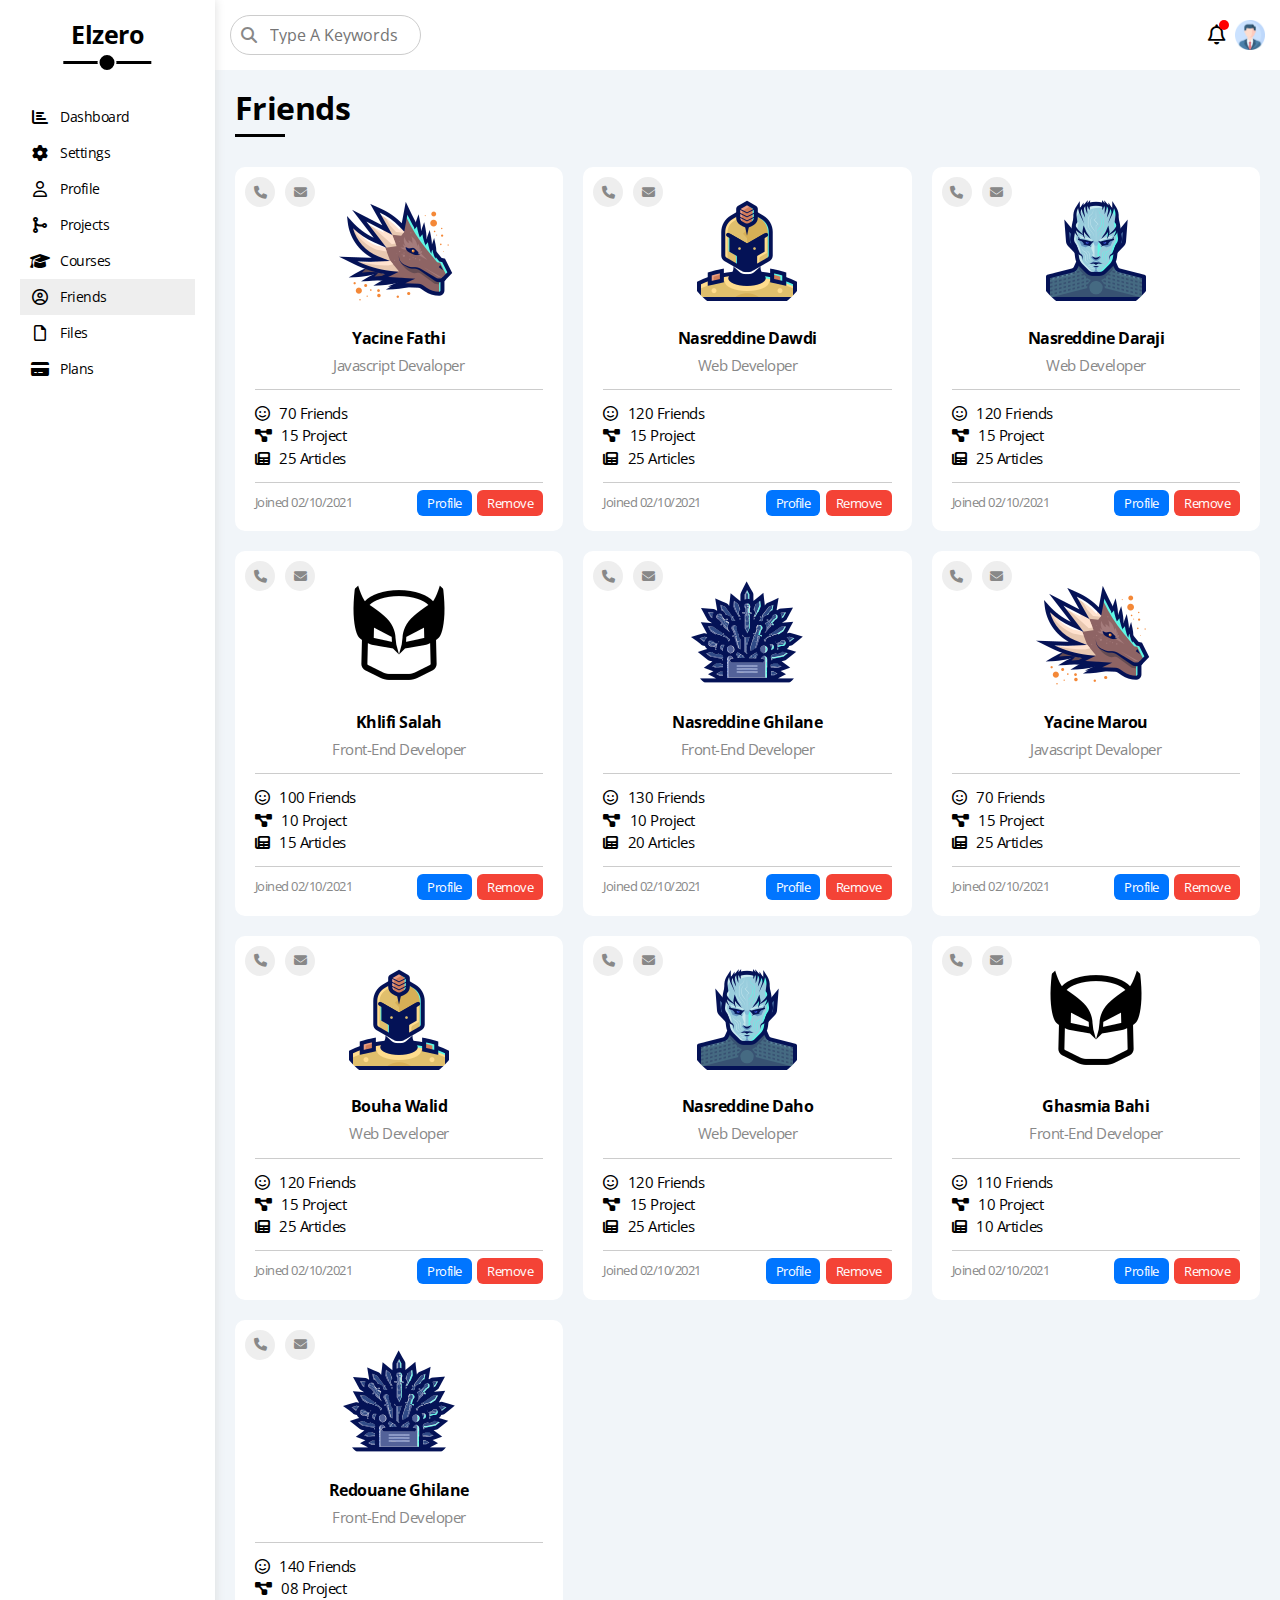
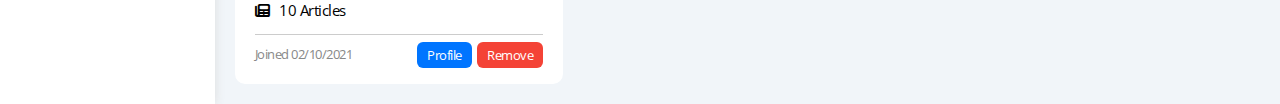
<file: friends.html>
<!DOCTYPE html>
<html lang="en">

<head>
    <meta charset="UTF-8">
    <meta http-equiv="X-UA-Compatible" content="IE=edge">
    <meta name="viewport" content="width=device-width, initial-scale=1.0">
    <title>Dashboard</title>
    <link rel="stylesheet" href="css/all.min.css">
    <link rel="stylesheet" href="css/normaliz.css">
    <link rel="stylesheet" href="css/framwork.css">
    <link rel="stylesheet" href="css/main-style.css">
    <link rel="stylesheet" href="css/friends.css">
    <link rel="preconnect" href="https://fonts.googleapis.com">
    <link rel="preconnect" href="https://fonts.gstatic.com" crossorigin>
    <link href="https://fonts.googleapis.com/css2?family=Open+Sans:wght@400;500;600;700;800&display=swap"
        rel="stylesheet">
</head>

<body>
    <div class="page d-flex">
        <div class="sideBar">
            <h3 class="logo">Elzero</h3>
            <ul class="menu">
                <li><a class=" c-black" href="index.html"><i class="fa-solid fa-chart-bar fa-fw"></i>
                        <p>Dashboard</p>
                    </a></li>
                <li><a class="c-black" href="settings.html"><i class="fa-solid fa-gear fa-fw"></i>
                        <p>Settings</p>
                    </a></li>
                <li><a class="c-black" href="profile.html"><i class="fa-regular fa-user fa-fw"></i>
                        <p>profile</p>
                    </a></li>
                <li><a class="c-black" href="projects.html"><i class="fa-solid fa-code-merge fa-fw"></i>
                        <p>projects</p>
                    </a></li>
                <li><a class="c-black" href="courses.html"><i class="fa-solid fa-graduation-cap fa-fw"></i>
                        <p>Courses</p>
                    </a></li>
                <li><a class="c-black active" href="friends.html"><i class="fa-regular fa-circle-user fa-fw"></i>
                        <p>Friends</p>
                    </a></li>
                <li><a class="c-black" href="files.html"><i class="fa-regular fa-file fa-fw"></i>
                        <p>Files</p>
                    </a></li>
                <li><a class="c-black" href="plans.html"><i class="fa-solid fa-credit-card fa-fw"></i>
                        <p>Plans</p>
                    </a></li>
            </ul>
        </div>
        <!--the right side-->
        <div class="content">
            <div class="head">
                <div class="search">
                    <i class="fa-solid fa-magnifying-glass"></i>
                    <input type="text" class="search-keyword" placeholder="Type A Keywords">
                </div>
                <div class="icons">
                    <span class="notification"><i class="fa-regular fa-bell"></i></span>
                    <img src="images/profile.png" alt="">
                </div>
            </div>
            <h1>friends</h1>
            <div class="friends d-grid gap-20 mb-20">
                <div class="friend bg-white rad-10 p-relative p-20">
                    <a href="#" class="phone d-block bg-eee"><i class="fa-solid fa-phone c-gray"></i></a>
                    <a href="#" class="mail d-block bg-eee"><i class="fa-solid fa-envelope c-gray"></i></a>
                    <div class="avatar txt-c pb-15">
                        <img src="images/dragon-avatar.png" alt="">
                        <h4 class="mt-10">yacine fathi</h4>
                        <p class="c-gray fs-15 mt-10">javascript devaloper</p>
                    </div>
                    <ul>
                        <li class="fs-15 "><i class="fa-regular fa-face-smile"></i>70 friends</li>
                        <li class="fs-15 "><i class="fa-solid fa-diagram-project"></i>15 project</li>
                        <li class="fs-15 "><i class="fa-solid fa-newspaper"></i>25 articles</li>
                    </ul>
                    <div class="between-flex pt-10">
                        <p class="fs-13 c-gray">joined 02/10/2021</p>
                        <div class="btns">
                            <a href="#" class="profile btn-shape bg-blue c-fff fs-13">profile</a>
                            <a href="#" class="btn-shape bg-red c-fff fs-13">remove</a>
                        </div>
                    </div>
                </div>    
                <div class="friend bg-white rad-10 p-relative p-20">
                    <a href="#" class="phone d-block bg-eee"><i class="fa-solid fa-phone c-gray"></i></a>
                    <a href="#" class="mail d-block bg-eee"><i class="fa-solid fa-envelope c-gray"></i></a>
                    <div class="avatar txt-c pb-15">
                        <img src="images/knight-avatar.png" alt="">
                        <h4 class="mt-10">nasreddine dawdi</h4>
                        <p class="c-gray fs-15 mt-10">web developer</p>
                    </div>
                    <ul>
                        <li class="fs-15 "><i class="fa-regular fa-face-smile"></i>120 friends</li>
                        <li class="fs-15 "><i class="fa-solid fa-diagram-project"></i>15 project</li>
                        <li class="fs-15 "><i class="fa-solid fa-newspaper"></i>25 articles</li>
                    </ul>
                    <div class="between-flex pt-10">
                        <p class="fs-13 c-gray">joined 02/10/2021</p>
                        <div class="btns">
                            <a href="#" class="profile btn-shape bg-blue c-fff fs-13">profile</a>
                            <a href="#" class="btn-shape bg-red c-fff fs-13">remove</a>
                        </div>
                    </div>
                </div>
                <div class="friend bg-white rad-10 p-relative p-20">
                    <a href="#" class="phone d-block bg-eee"><i class="fa-solid fa-phone c-gray"></i></a>
                    <a href="#" class="mail d-block bg-eee"><i class="fa-solid fa-envelope c-gray"></i></a>
                    <div class="avatar txt-c pb-15">
                        <img src="images/white-walker.png" alt="">
                        <h4 class="mt-10">nasreddine daraji</h4>
                        <p class="c-gray fs-15 mt-10">web developer</p>
                    </div>
                    <ul>
                        <li class="fs-15 "><i class="fa-regular fa-face-smile"></i>120 friends</li>
                        <li class="fs-15 "><i class="fa-solid fa-diagram-project"></i>15 project</li>
                        <li class="fs-15 "><i class="fa-solid fa-newspaper"></i>25 articles</li>
                    </ul>
                    <div class="between-flex pt-10">
                        <p class="fs-13 c-gray">joined 02/10/2021</p>
                        <div class="btns">
                            <a href="#" class="profile btn-shape bg-blue c-fff fs-13">profile</a>
                            <a href="#" class="btn-shape bg-red c-fff fs-13">remove</a>
                        </div>
                    </div>
                </div>
                <div class="friend bg-white rad-10 p-relative p-20">
                    <a href="#" class="phone d-block bg-eee"><i class="fa-solid fa-phone c-gray"></i></a>
                    <a href="#" class="mail d-block bg-eee"><i class="fa-solid fa-envelope c-gray"></i></a>
                    <div class="avatar txt-c pb-15">
                        <img src="images/wolvrin.png" alt="">
                        <h4 class="mt-10">khlifi salah</h4>
                        <p class="c-gray fs-15 mt-10">front-end developer</p>
                    </div>
                    <ul>
                        <li class="fs-15 "><i class="fa-regular fa-face-smile"></i>100 friends</li>
                        <li class="fs-15 "><i class="fa-solid fa-diagram-project"></i>10 project</li>
                        <li class="fs-15 "><i class="fa-solid fa-newspaper"></i>15 articles</li>
                    </ul>
                    <div class="between-flex pt-10">
                        <p class="fs-13 c-gray">joined 02/10/2021</p>
                        <div class="btns">
                            <a href="#" class="profile btn-shape bg-blue c-fff fs-13">profile</a>
                            <a href="#" class="btn-shape bg-red c-fff fs-13">remove</a>
                        </div>
                    </div>
                </div>
                <div class="friend bg-white rad-10 p-relative p-20">
                    <a href="#" class="phone d-block bg-eee"><i class="fa-solid fa-phone c-gray"></i></a>
                    <a href="#" class="mail d-block bg-eee"><i class="fa-solid fa-envelope c-gray"></i></a>
                    <div class="avatar txt-c pb-15">
                        <img src="images/wopeans-avatar.png" alt="">
                        <h4 class="mt-10">nasreddine ghilane</h4>
                        <p class="c-gray fs-15 mt-10">front-end developer</p>
                    </div>
                    <ul>
                        <li class="fs-15 "><i class="fa-regular fa-face-smile"></i>130 friends</li>
                        <li class="fs-15 "><i class="fa-solid fa-diagram-project"></i>10 project</li>
                        <li class="fs-15 "><i class="fa-solid fa-newspaper"></i>20 articles</li>
                    </ul>
                    <div class="between-flex pt-10">
                        <p class="fs-13 c-gray">joined 02/10/2021</p>
                        <div class="btns">
                            <a href="#" class="profile btn-shape bg-blue c-fff fs-13">profile</a>
                            <a href="#" class="btn-shape bg-red c-fff fs-13">remove</a>
                        </div>
                    </div>
                </div>
                <div class="friend bg-white rad-10 p-relative p-20">
                    <a href="#" class="phone d-block bg-eee"><i class="fa-solid fa-phone c-gray"></i></a>
                    <a href="#" class="mail d-block bg-eee"><i class="fa-solid fa-envelope c-gray"></i></a>
                    <div class="avatar txt-c pb-15">
                        <img src="images/dragon-avatar.png" alt="">
                        <h4 class="mt-10">yacine marou</h4>
                        <p class="c-gray fs-15 mt-10">javascript devaloper</p>
                    </div>
                    <ul>
                        <li class="fs-15 "><i class="fa-regular fa-face-smile"></i>70 friends</li>
                        <li class="fs-15 "><i class="fa-solid fa-diagram-project"></i>15 project</li>
                        <li class="fs-15 "><i class="fa-solid fa-newspaper"></i>25 articles</li>
                    </ul>
                    <div class="between-flex pt-10">
                        <p class="fs-13 c-gray">joined 02/10/2021</p>
                        <div class="btns">
                            <a href="#" class="profile btn-shape bg-blue c-fff fs-13">profile</a>
                            <a href="#" class="btn-shape bg-red c-fff fs-13">remove</a>
                        </div>
                    </div>
                </div>    
                <div class="friend bg-white rad-10 p-relative p-20">
                    <a href="#" class="phone d-block bg-eee"><i class="fa-solid fa-phone c-gray"></i></a>
                    <a href="#" class="mail d-block bg-eee"><i class="fa-solid fa-envelope c-gray"></i></a>
                    <div class="avatar txt-c pb-15">
                        <img src="images/knight-avatar.png" alt="">
                        <h4 class="mt-10">bouha walid</h4>
                        <p class="c-gray fs-15 mt-10">web developer</p>
                    </div>
                    <ul>
                        <li class="fs-15 "><i class="fa-regular fa-face-smile"></i>120 friends</li>
                        <li class="fs-15 "><i class="fa-solid fa-diagram-project"></i>15 project</li>
                        <li class="fs-15 "><i class="fa-solid fa-newspaper"></i>25 articles</li>
                    </ul>
                    <div class="between-flex pt-10">
                        <p class="fs-13 c-gray">joined 02/10/2021</p>
                        <div class="btns">
                            <a href="#" class="profile btn-shape bg-blue c-fff fs-13">profile</a>
                            <a href="#" class="btn-shape bg-red c-fff fs-13">remove</a>
                        </div>
                    </div>
                </div>
                <div class="friend bg-white rad-10 p-relative p-20">
                    <a href="#" class="phone d-block bg-eee"><i class="fa-solid fa-phone c-gray"></i></a>
                    <a href="#" class="mail d-block bg-eee"><i class="fa-solid fa-envelope c-gray"></i></a>
                    <div class="avatar txt-c pb-15">
                        <img src="images/white-walker.png" alt="">
                        <h4 class="mt-10">nasreddine daho</h4>
                        <p class="c-gray fs-15 mt-10">web developer</p>
                    </div>
                    <ul>
                        <li class="fs-15 "><i class="fa-regular fa-face-smile"></i>120 friends</li>
                        <li class="fs-15 "><i class="fa-solid fa-diagram-project"></i>15 project</li>
                        <li class="fs-15 "><i class="fa-solid fa-newspaper"></i>25 articles</li>
                    </ul>
                    <div class="between-flex pt-10">
                        <p class="fs-13 c-gray">joined 02/10/2021</p>
                        <div class="btns">
                            <a href="#" class="profile btn-shape bg-blue c-fff fs-13">profile</a>
                            <a href="#" class="btn-shape bg-red c-fff fs-13">remove</a>
                        </div>
                    </div>
                </div>
                <div class="friend bg-white rad-10 p-relative p-20">
                    <a href="#" class="phone d-block bg-eee"><i class="fa-solid fa-phone c-gray"></i></a>
                    <a href="#" class="mail d-block bg-eee"><i class="fa-solid fa-envelope c-gray"></i></a>
                    <div class="avatar txt-c pb-15">
                        <img src="images/wolvrin.png" alt="">
                        <h4 class="mt-10">ghasmia bahi</h4>
                        <p class="c-gray fs-15 mt-10">front-end developer</p>
                    </div>
                    <ul>
                        <li class="fs-15 "><i class="fa-regular fa-face-smile"></i>110 friends</li>
                        <li class="fs-15 "><i class="fa-solid fa-diagram-project"></i>10 project</li>
                        <li class="fs-15 "><i class="fa-solid fa-newspaper"></i>10 articles</li>
                    </ul>
                    <div class="between-flex pt-10">
                        <p class="fs-13 c-gray">joined 02/10/2021</p>
                        <div class="btns">
                            <a href="#" class="profile btn-shape bg-blue c-fff fs-13">profile</a>
                            <a href="#" class="btn-shape bg-red c-fff fs-13">remove</a>
                        </div>
                    </div>
                </div>
                <div class="friend bg-white rad-10 p-relative p-20">
                    <a href="#" class="phone d-block bg-eee"><i class="fa-solid fa-phone c-gray"></i></a>
                    <a href="#" class="mail d-block bg-eee"><i class="fa-solid fa-envelope c-gray"></i></a>
                    <div class="avatar txt-c pb-15">
                        <img src="images/wopeans-avatar.png" alt="">
                        <h4 class="mt-10">redouane ghilane</h4>
                        <p class="c-gray fs-15 mt-10">front-end developer</p>
                    </div>
                    <ul>
                        <li class="fs-15 "><i class="fa-regular fa-face-smile"></i>140 friends</li>
                        <li class="fs-15 "><i class="fa-solid fa-diagram-project"></i>08 project</li>
                        <li class="fs-15 "><i class="fa-solid fa-newspaper"></i>10 articles</li>
                    </ul>
                    <div class="between-flex pt-10">
                        <p class="fs-13 c-gray">joined 02/10/2021</p>
                        <div class="btns">
                            <a href="#" class="profile btn-shape bg-blue c-fff fs-13">profile</a>
                            <a href="#" class="btn-shape bg-red c-fff fs-13">remove</a>
                        </div>
                    </div>
                </div>
            </div>
        </div>
    </div>
    <script src="js/file.js"></script>
</body>
</html>
</file>
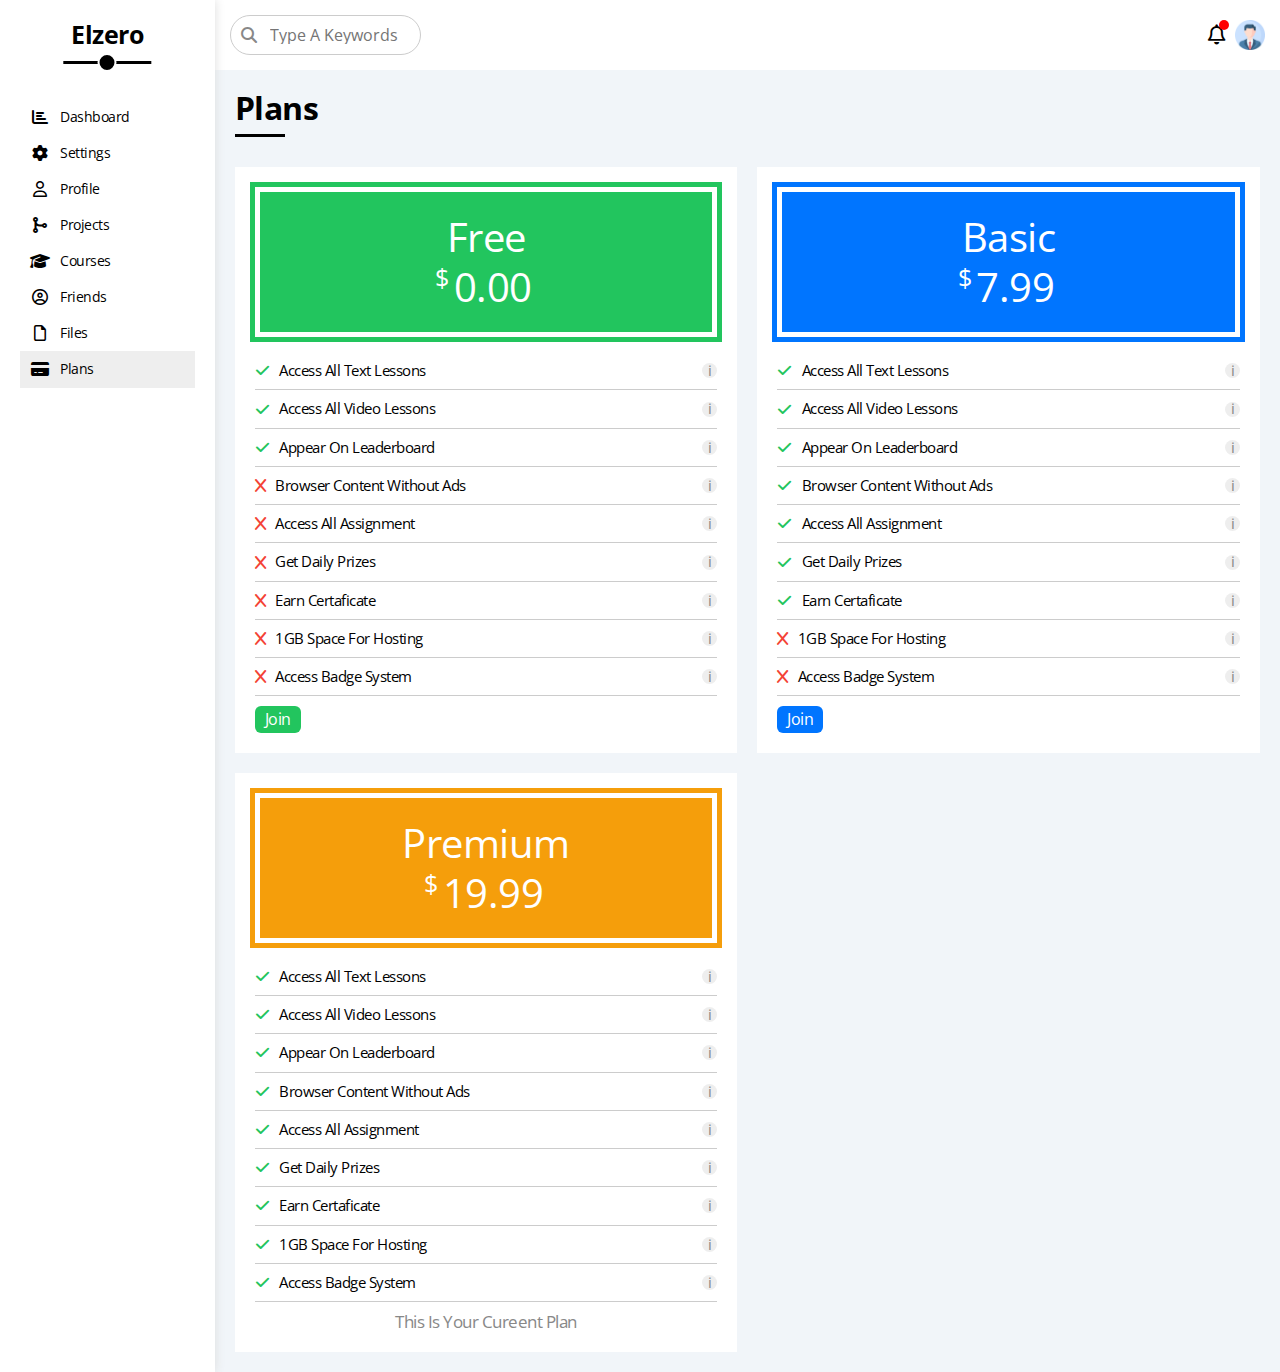
<file: plans.html>
<!DOCTYPE html>
<html lang="en">

<head>
    <meta charset="UTF-8">
    <meta http-equiv="X-UA-Compatible" content="IE=edge">
    <meta name="viewport" content="width=device-width, initial-scale=1.0">
    <title>Dashboard</title>
    <link rel="stylesheet" href="css/all.min.css">
    <link rel="stylesheet" href="css/normaliz.css">
    <link rel="stylesheet" href="css/framwork.css">
    <link rel="stylesheet" href="css/main-style.css">
    <link rel="stylesheet" href="css/plans.css">
    <link rel="preconnect" href="https://fonts.googleapis.com">
    <link rel="preconnect" href="https://fonts.gstatic.com" crossorigin>
    <link href="https://fonts.googleapis.com/css2?family=Open+Sans:wght@400;500;600;700;800&display=swap"
        rel="stylesheet">
</head>

<body>
    <div class="page d-flex">
        <div class="sideBar">
            <h3 class="logo">Elzero</h3>
            <ul class="menu">
                <li><a class=" c-black" href="index.html"><i class="fa-solid fa-chart-bar fa-fw"></i>
                        <p>Dashboard</p>
                    </a></li>
                <li><a class="c-black" href="settings.html"><i class="fa-solid fa-gear fa-fw"></i>
                        <p>Settings</p>
                    </a></li>
                <li><a class="c-black" href="profile.html"><i class="fa-regular fa-user fa-fw"></i>
                        <p>profile</p>
                    </a></li>
                <li><a class="c-black" href="projects.html"><i class="fa-solid fa-code-merge fa-fw"></i>
                        <p>projects</p>
                    </a></li>
                <li><a class="c-black" href="courses.html"><i class="fa-solid fa-graduation-cap fa-fw"></i>
                        <p>Courses</p>
                    </a></li>
                <li><a class="c-black" href="friends.html"><i class="fa-regular fa-circle-user fa-fw"></i>
                        <p>Friends</p>
                    </a></li>
                <li><a class="c-black" href="files.html"><i class="fa-regular fa-file fa-fw"></i>
                        <p>Files</p>
                    </a></li>
                <li><a class="c-black active" href="plans.html"><i class="fa-solid fa-credit-card fa-fw"></i>
                        <p>Plans</p>
                    </a></li>
            </ul>
        </div>
        <!--the right side-->
        <div class="content">
            <div class="head">
                <div class="search">
                    <i class="fa-solid fa-magnifying-glass"></i>
                    <input type="text" class="search-keyword" placeholder="Type A Keywords">
                </div>
                <div class="icons">
                    <span class="notification"><i class="fa-regular fa-bell"></i></span>
                    <img src="images/profile.png" alt="">
                </div>
            </div>
            <h1>plans</h1>
            <div class="plans d-grid gap-20 mb-20">
                <div class="plan bg-white p-20">
                    <div class=" txt-c bg-green green c-fff mb-25 offer">
                        <p>free<br>
                        <sup class="dolar fs-25">$</sup>0.00
                        </p>
                    </div>
                    <div class="condition d-flex allign-center pb-10 mb-10 fs-15">
                        <i class="fa-solid fa-check mr-10 c-green"></i>
                        <p>access all text lessons</p>
                        <div class="info center-flex bg-eee c-gray fs-15">i</div>
                    </div>
                    <div class="condition d-flex allign-center pb-10 mb-10 fs-15">
                        <i class="fa-solid fa-check mr-10 c-green"></i>
                        <p>access all video lessons</p>
                        <div class="info center-flex bg-eee c-gray fs-15">i</div>
                    </div>
                    <div class="condition d-flex allign-center pb-10 mb-10 fs-15">
                        <i class="fa-solid fa-check mr-10 c-green"></i>
                        <p>appear on leaderboard</p>
                        <div class="info center-flex bg-eee c-gray fs-15">i</div>
                    </div>
                    <div class="condition d-flex allign-center pb-10 mb-10 fs-15">
                        <i class="fa-solid fa-x mr-10 c-red"></i>
                        <p>browser content without ads</p>
                        <div class="info center-flex bg-eee c-gray fs-15">i</div>
                    </div>
                    <div class="condition d-flex allign-center pb-10 mb-10 fs-15">
                        <i class="fa-solid fa-x mr-10 c-red"></i>
                        <p>access all assignment</p>
                        <div class="info center-flex bg-eee c-gray fs-15">i</div>
                    </div>
                    <div class="condition d-flex allign-center pb-10 mb-10 fs-15">
                        <i class="fa-solid fa-x mr-10 c-red"></i>
                        <p>get daily prizes</p>
                        <div class="info center-flex bg-eee c-gray fs-15">i</div>
                    </div>
                    <div class="condition d-flex allign-center pb-10 mb-10 fs-15">
                        <i class="fa-solid fa-x mr-10 c-red"></i>
                        <p>earn certaficate</p>
                        <div class="info center-flex bg-eee c-gray fs-15">i</div>
                    </div>
                    <div class="condition d-flex allign-center pb-10 mb-10 fs-15">
                        <i class="fa-solid fa-x mr-10 c-red"></i>
                        <p>1GB space for hosting</p>
                        <div class="info center-flex bg-eee c-gray fs-15">i</div>
                    </div>
                    <div class="condition d-flex allign-center pb-10 mb-10 fs-15">
                        <i class="fa-solid fa-x mr-10 c-red"></i>
                        <p>access badge system</p>
                        <div class="info center-flex bg-eee c-gray fs-15">i</div>
                    </div>
                    <a href="#" class="bg-green c-fff btn-shape d-block w-fit">join</a>
                </div>
                <div class="plan bg-white p-20">
                    <div class=" txt-c bg-blue blue c-fff mb-25 offer">
                        <p>basic<br>
                        <sup class="dolar fs-25">$</sup>7.99
                        </p>
                    </div>
                    <div class="condition d-flex allign-center pb-10 mb-10 fs-15">
                        <i class="fa-solid fa-check mr-10 c-green"></i>
                        <p>access all text lessons</p>
                        <div class="info center-flex bg-eee c-gray fs-15">i</div>
                    </div>
                    <div class="condition d-flex allign-center pb-10 mb-10 fs-15">
                        <i class="fa-solid fa-check mr-10 c-green"></i>
                        <p>access all video lessons</p>
                        <div class="info center-flex bg-eee c-gray fs-15">i</div>
                    </div>
                    <div class="condition d-flex allign-center pb-10 mb-10 fs-15">
                        <i class="fa-solid fa-check mr-10 c-green"></i>
                        <p>appear on leaderboard</p>
                        <div class="info center-flex bg-eee c-gray fs-15">i</div>
                    </div>
                    <div class="condition d-flex allign-center pb-10 mb-10 fs-15">
                        <i class="fa-solid fa-check mr-10 c-green"></i>
                        <p>browser content without ads</p>
                        <div class="info center-flex bg-eee c-gray fs-15">i</div>
                    </div>
                    <div class="condition d-flex allign-center pb-10 mb-10 fs-15">
                        <i class="fa-solid fa-check mr-10 c-green"></i>
                        <p>access all assignment</p>
                        <div class="info center-flex bg-eee c-gray fs-15">i</div>
                    </div>
                    <div class="condition d-flex allign-center pb-10 mb-10 fs-15">
                        <i class="fa-solid fa-check mr-10 c-green"></i>
                        <p>get daily prizes</p>
                        <div class="info center-flex bg-eee c-gray fs-15">i</div>
                    </div>
                    <div class="condition d-flex allign-center pb-10 mb-10 fs-15">
                        <i class="fa-solid fa-check mr-10 c-green"></i>
                        <p>earn certaficate</p>
                        <div class="info center-flex bg-eee c-gray fs-15">i</div>
                    </div>
                    <div class="condition d-flex allign-center pb-10 mb-10 fs-15">
                        <i class="fa-solid fa-x mr-10 c-red"></i>
                        <p>1GB space for hosting</p>
                        <div class="info center-flex bg-eee c-gray fs-15">i</div>
                    </div>
                    <div class="condition d-flex allign-center pb-10 mb-10 fs-15">
                        <i class="fa-solid fa-x mr-10 c-red"></i>
                        <p>access badge system</p>
                        <div class="info center-flex bg-eee c-gray fs-15">i</div>
                    </div>
                    <a href="#" class="bg-blue c-fff btn-shape d-block w-fit">join</a>
                </div>
                <div class="plan bg-white p-20">
                    <div class=" txt-c bg-orange orange c-fff mb-25 offer">
                        <p>premium<br>
                        <sup class="dolar fs-25">$</sup>19.99
                        </p>
                    </div>
                    <div class="condition d-flex allign-center pb-10 mb-10 fs-15">
                        <i class="fa-solid fa-check mr-10 c-green"></i>
                        <p>access all text lessons</p>
                        <div class="info center-flex bg-eee c-gray fs-15">i</div>
                    </div>
                    <div class="condition d-flex allign-center pb-10 mb-10 fs-15">
                        <i class="fa-solid fa-check mr-10 c-green"></i>
                        <p>access all video lessons</p>
                        <div class="info center-flex bg-eee c-gray fs-15">i</div>
                    </div>
                    <div class="condition d-flex allign-center pb-10 mb-10 fs-15">
                        <i class="fa-solid fa-check mr-10 c-green"></i>
                        <p>appear on leaderboard</p>
                        <div class="info center-flex bg-eee c-gray fs-15">i</div>
                    </div>
                    <div class="condition d-flex allign-center pb-10 mb-10 fs-15">
                        <i class="fa-solid fa-check mr-10 c-green"></i>
                        <p>browser content without ads</p>
                        <div class="info center-flex bg-eee c-gray fs-15">i</div>
                    </div>
                    <div class="condition d-flex allign-center pb-10 mb-10 fs-15">
                        <i class="fa-solid fa-check mr-10 c-green"></i>
                        <p>access all assignment</p>
                        <div class="info center-flex bg-eee c-gray fs-15">i</div>
                    </div>
                    <div class="condition d-flex allign-center pb-10 mb-10 fs-15">
                        <i class="fa-solid fa-check mr-10 c-green"></i>
                        <p>get daily prizes</p>
                        <div class="info center-flex bg-eee c-gray fs-15">i</div>
                    </div>
                    <div class="condition d-flex allign-center pb-10 mb-10 fs-15">
                        <i class="fa-solid fa-check mr-10 c-green"></i>
                        <p>earn certaficate</p>
                        <div class="info center-flex bg-eee c-gray fs-15">i</div>
                    </div>
                    <div class="condition d-flex allign-center pb-10 mb-10 fs-15">
                        <i class="fa-solid fa-check mr-10 c-green"></i>
                        <p>1GB space for hosting</p>
                        <div class="info center-flex bg-eee c-gray fs-15">i</div>
                    </div>
                    <div class="condition d-flex allign-center pb-10 mb-10 fs-15">
                        <i class="fa-solid fa-check mr-10 c-green"></i>
                        <p>access badge system</p>
                        <div class="info center-flex bg-eee c-gray fs-15">i</div>
                    </div>
                    <p class=" c-gray fs-17 txt-c mt-10">this is your cureent plan</p>
                </div>
            </div>
        </div>
    </div>
    <script src="js/file.js"></script>
</body>

</html>
</file>
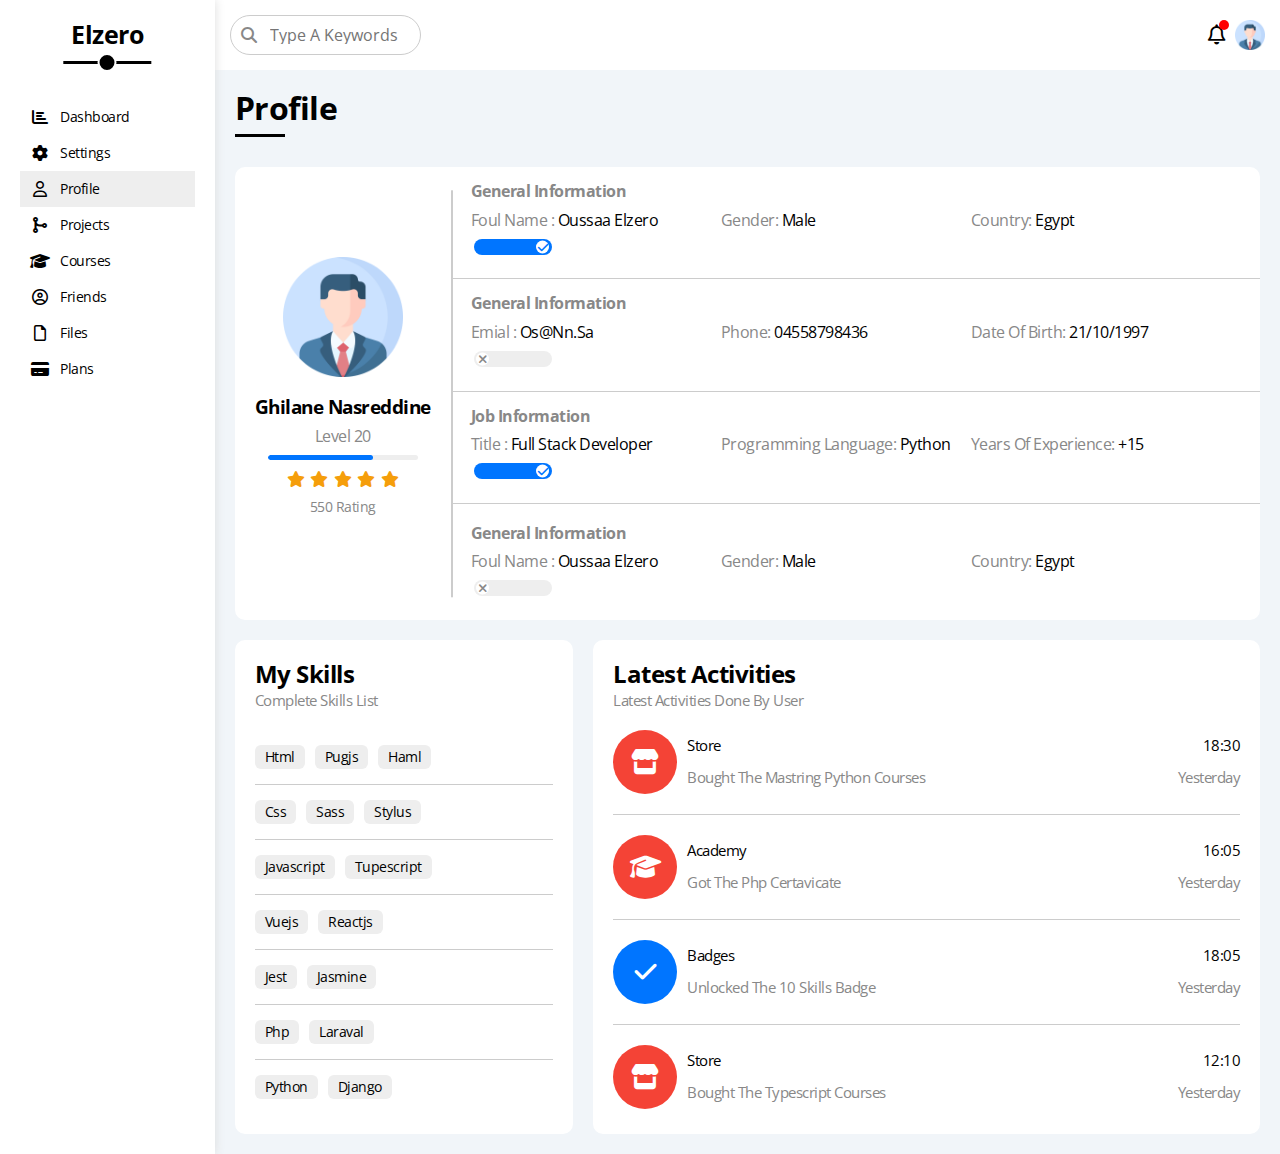
<file: profile.html>
<!DOCTYPE html>
<html lang="en">

<head>
    <meta charset="UTF-8">
    <meta http-equiv="X-UA-Compatible" content="IE=edge">
    <meta name="viewport" content="width=device-width, initial-scale=1.0">
    <title>Dashboard</title>
    <link rel="stylesheet" href="css/all.min.css">
    <link rel="stylesheet" href="css/normaliz.css">
    <link rel="stylesheet" href="css/framwork.css">
    <link rel="stylesheet" href="css/main-style.css">
    <link rel="stylesheet" href="css/profile-style.css">
    <link rel="preconnect" href="https://fonts.googleapis.com">
    <link rel="preconnect" href="https://fonts.gstatic.com" crossorigin>
    <link href="https://fonts.googleapis.com/css2?family=Open+Sans:wght@400;500;600;700;800&display=swap"
        rel="stylesheet">
</head>

<body>
    <div class="page d-flex">
        <div class="sideBar">
            <h3 class="logo">Elzero</h3>
            <ul class="menu">
                <li><a class=" c-black" href="index.html"><i class="fa-solid fa-chart-bar fa-fw"></i>
                        <p>Dashboard</p>
                    </a></li>
                <li><a class=" c-black" href="settings.html"><i class="fa-solid fa-gear fa-fw"></i>
                        <p>Settings</p>
                    </a></li>
                <li><a class="c-black active" href="profile.html"><i class="fa-regular fa-user fa-fw"></i>
                        <p>profile</p>
                    </a></li>
                <li><a class="c-black" href="projects.html"><i class="fa-solid fa-code-merge fa-fw"></i>
                        <p>projects</p>
                    </a></li>
                <li><a class="c-black" href="courses.html"><i class="fa-solid fa-graduation-cap fa-fw"></i>
                        <p>Courses</p>
                    </a></li>
                <li><a class="c-black" href="friends.html"><i class="fa-regular fa-circle-user fa-fw"></i>
                        <p>Friends</p>
                    </a></li>
                <li><a class="c-black" href="files.html"><i class="fa-regular fa-file fa-fw"></i>
                        <p>Files</p>
                    </a></li>
                <li><a class="c-black" href="plans.html"><i class="fa-solid fa-credit-card fa-fw"></i>
                        <p>Plans</p>
                    </a></li>
            </ul>
        </div>
        <!--the right side-->
        <div class="content">
            <div class="head">
                <div class="search">
                    <i class="fa-solid fa-magnifying-glass"></i>
                    <input type="text" class="search-keyword" placeholder="Type A Keywords">
                </div>
                <div class="icons">
                    <span class="notification"><i class="fa-regular fa-bell"></i></span>
                    <img src="images/profile.png" alt="">
                </div>
            </div>
            <h1>profile</h1>
            <div class=" profile-page p-relative m-20" >
                <div class="overview bg-white rad-10 d-flex allign-center">
                    <div class="avatar-box txt-c p-20">
                        <img src="images/profile.png" class="mb-15" alt="">
                        <h3>ghilane nasreddine</h3>
                        <p class="c-gray txt-c mb-10 mt-10">level 20</p>
                        <div class="progress bg-eee mb-10 mt-10">
                            <span style="width: 70%"></span>
                        </div>
                        <div class="stars mt-10 mb-10">
                            <i class="fa-solid fa-star"></i>
                            <i class="fa-solid fa-star"></i>
                            <i class="fa-solid fa-star"></i>
                            <i class="fa-solid fa-star"></i>
                            <i class="fa-solid fa-star"></i>
                        </div>
                        <span class="c-gray d-block mb-15 fs-14">550 rating</span>
                    </div>
                    <div class="info-box">
                        <div class="info-row p-20 c-gray d-flex allign-center w f-wrap txt-c-mobile">
                            <h4 class=" w-full">general information</h4>
                            <p class="">foul name : <span class="c-black"> oussaa elzero</span> </p>
                            <p class="">gender: <span class="c-black"> male</span></p>
                            <p class="">country: <span class="c-black">egypt</span></p>
                            <label class="btn-center-mobile">
                                <input type="checkbox" checked>
                                <div class="toggle-switch"></div>
                            </label>
                        </div>
                        <div class="info-row p-20 c-gray  d-flex allign-center w f-wrap txt-c-mobile">
                            <h4 class=" w-full">general information</h4>
                            <p class="">emial : <span class="c-black"> os@nn.sa</span> </p>
                            <p class="">phone: <span class="c-black"> 04558798436</span></p>
                            <p class="">date of birth: <span class="c-black">21/10/1997</span></p>
                            <label class="btn-center-mobile">
                                <input type="checkbox">
                                <div class="toggle-switch"></div>
                            </label>
                        </div>
                        <div class="info-row p-20 c-gray d-flex allign-center w f-wrap txt-c-mobile">
                            <h4 class=" w-full">job information</h4>
                            <p class="">title : <span class="c-black"> full stack developer</span> </p>
                            <p class="">programming language: <span class="c-black">python</span></p>
                            <p class="">years of experience: <span class="c-black">+15</span></p>
                            <label class="btn-center-mobile">
                                <input type="checkbox" checked>
                                <div class="toggle-switch"></div>
                            </label>
                        </div>
                        <div class="info-row p-20 c-gray d-flex allign-center w f-wrap txt-c-mobile">
                            <h4 class=" w-full">general information</h4>
                            <p class="">foul name : <span class="c-black"> oussaa elzero</span> </p>
                            <p class="">gender: <span class="c-black"> male</span></p>
                            <p class="">country: <span class="c-black">egypt</span></p>
                            <label class="btn-center-mobile">
                                <input type="checkbox">
                                <div class="toggle-switch"></div>
                            </label>
                        </div>
                    </div>
                </div>
                <div class="other-data d-flex gap-20 mt-20 mb-20">
                    <div class="my-skills bg-white rad-10 p-20">
                        <h2>my skills</h2>
                        <p class="c-gray mt-5 mb-20 fs-15">complete skills list</p>
                        <div class="skills fs-14">
                            <div class="box d-flex gap-10 center-f-mobile">
                                <span class="bg-eee btn-shape d-block">html</span>
                                <span class="bg-eee btn-shape d-block">pugjs</span>
                                <span class="bg-eee btn-shape d-block">haml</span>
                            </div>
                            <div class="box d-flex gap-10 center-f-mobile">
                                <span class="bg-eee btn-shape d-block">css</span>
                                <span class="bg-eee btn-shape d-block">sass</span>
                                <span class="bg-eee btn-shape d-block">stylus</span>
                            </div>
                            <div class="box d-flex gap-10 center-f-mobile">
                                <span class="bg-eee btn-shape d-block">javascript</span>
                                <span class="bg-eee btn-shape d-block">tupescript</span>
                            
                            </div>
                            <div class="box d-flex gap-10 center-f-mobile">
                                <span class="bg-eee btn-shape d-block">vuejs</span>
                                <span class="bg-eee btn-shape d-block">reactjs</span>
                            </div>
                            <div class="box d-flex gap-10 center-f-mobile">
                                <span class="bg-eee btn-shape d-block">jest</span>
                                <span class="bg-eee btn-shape d-block">jasmine</span>
                            </div>
                            <div class="box d-flex gap-10 center-f-mobile">
                                <span class="bg-eee btn-shape d-block">php</span>
                                <span class="bg-eee btn-shape d-block">laraval</span>
                            </div>
                            <div class="box d-flex gap-10 center-f-mobile">
                                <span class="bg-eee btn-shape d-block">python</span>
                                <span class="bg-eee btn-shape d-block">django</span>
                            </div>
                        </div>
                    </div>
                    <div class="activities bg-white rad-10 p-20">
                        <h2>latest activities</h2>
                        <p class="c-gray mt-5 mb-20 fs-15">latest activities done by user</p>
                        <div class="activities-box fs-15">
                            <div class="box d-flex allign-center gap-10">
                                <div class="icon bg-red">
                                    <i class="fa-solid fa-store c-fff"></i>
                                </div>
                                <div class="f-1">
                                    <span class="d-block mb-15">store</span>
                                    <span class="d-block c-gray"> bought the mastring python courses</span>
                                </div>
                                <div class="txt-r date">
                                    <span class="d-block mb-15">18:30</span>
                                    <span class="d-block c-gray"> yesterday</span>
                                </div>
                            </div>
                            <div class="box d-flex allign-center gap-10">
                                <div class="icon bg-red">
                                    <i class="fa-solid fa-graduation-cap c-fff"></i>
                                </div>
                                <div class="f-1">
                                    <span class="d-block mb-15">academy</span>
                                    <span class="d-block c-gray">got the php certavicate</span>
                                </div>
                                <div class="txt-r date">
                                    <span class="d-block mb-15">16:05</span>
                                    <span class="d-block c-gray"> yesterday</span>
                                </div>
                            </div>
                            <div class="box d-flex allign-center gap-10">
                                <div class="icon bg-blue">
                                    <i class="fa-solid fa-check c-fff"></i>
                                </div>
                                <div class="f-1">
                                    <span class="d-block mb-15">badges</span>
                                    <span class="d-block c-gray">unlocked the 10 skills badge</span>
                                </div>
                                <div class="txt-r date">
                                    <span class="d-block mb-15">18:05</span>
                                    <span class="d-block c-gray"> yesterday</span>
                                </div>
                            </div>
                            <div class="box d-flex allign-center gap-10">
                                <div class="icon bg-red">
                                    <i class="fa-solid fa-store c-fff"></i>
                                </div>
                                <div class="f-1">
                                    <span class="d-block mb-15">store</span>
                                    <span class="d-block c-gray"> bought the typescript courses</span>
                                </div>
                                <div class="txt-r date">
                                    <span class="d-block mb-15">12:10</span>
                                    <span class="d-block c-gray"> yesterday</span>
                                </div>
                            </div>
                        </div>
                    </div>
                </div>
            </div>
        </div>
    </div>
    <script src="js/file.js"></script>
</body>

</html>
</file>
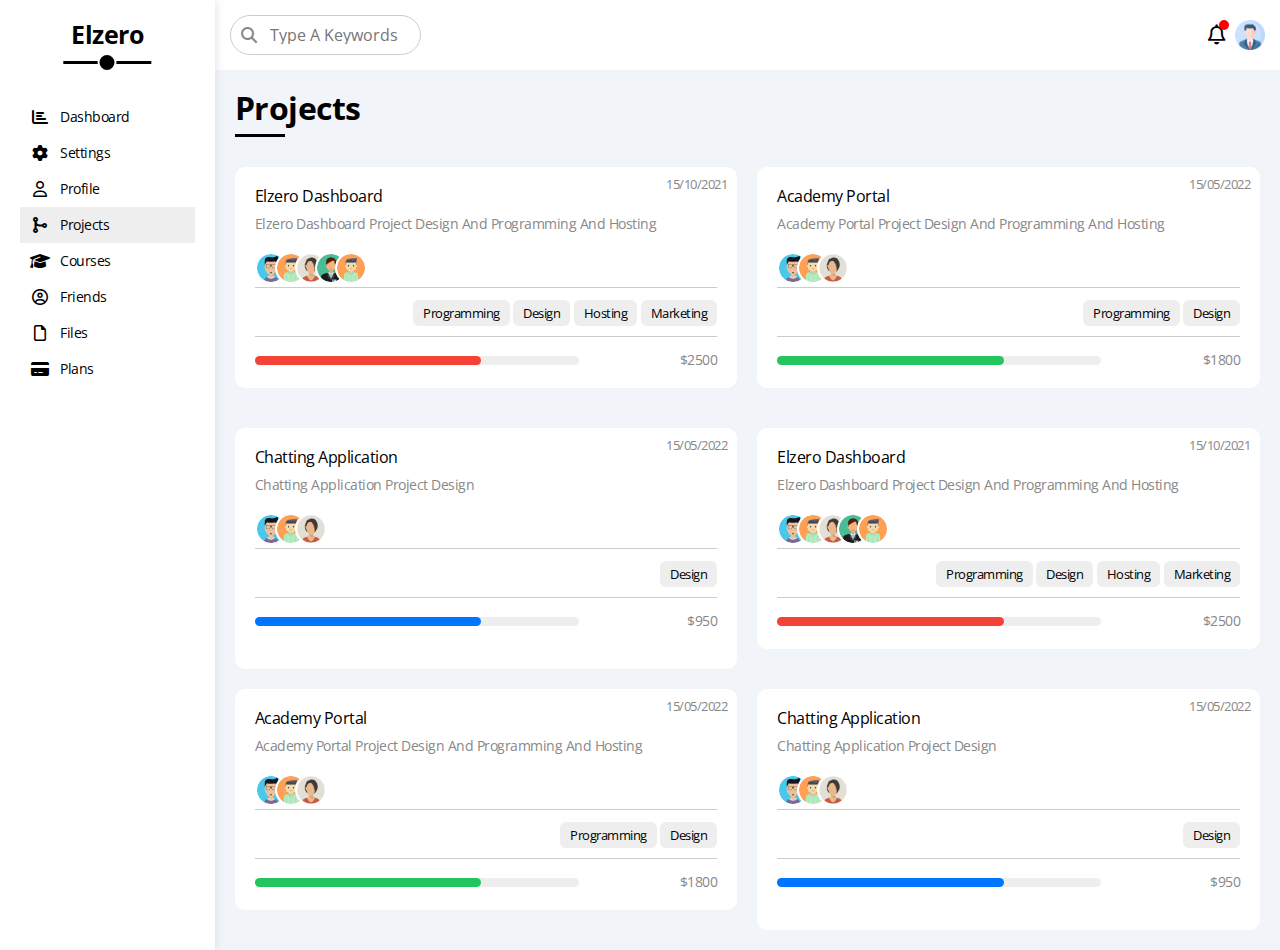
<file: projects.html>
<!DOCTYPE html>
<html lang="en">

<head>
    <meta charset="UTF-8">
    <meta http-equiv="X-UA-Compatible" content="IE=edge">
    <meta name="viewport" content="width=device-width, initial-scale=1.0">
    <title>Dashboard</title>
    <link rel="stylesheet" href="css/all.min.css">
    <link rel="stylesheet" href="css/normaliz.css">
    <link rel="stylesheet" href="css/framwork.css">
    <link rel="stylesheet" href="css/main-style.css">
    <link rel="stylesheet" href="css/projects-styling.css">
    <link rel="preconnect" href="https://fonts.googleapis.com">
    <link rel="preconnect" href="https://fonts.gstatic.com" crossorigin>
    <link href="https://fonts.googleapis.com/css2?family=Open+Sans:wght@400;500;600;700;800&display=swap"
        rel="stylesheet">
</head>

<body>
    <div class="page d-flex">
        <div class="sideBar">
            <h3 class="logo">Elzero</h3>
            <ul class="menu">
                <li><a class=" c-black" href="index.html"><i class="fa-solid fa-chart-bar fa-fw"></i>
                        <p>Dashboard</p>
                    </a></li>
                <li><a class=" c-black" href="settings.html"><i class="fa-solid fa-gear fa-fw"></i>
                        <p>Settings</p>
                    </a></li>
                <li><a class="c-black " href="profile.html"><i class="fa-regular fa-user fa-fw"></i>
                        <p>profile</p>
                    </a></li>
                    <li><a class="c-black active" href="projects.html"><i class="fa-solid fa-code-merge fa-fw"></i>
                            <p>projects</p>
                        </a></li>
                <li><a class="c-black" href="courses.html"><i class="fa-solid fa-graduation-cap fa-fw"></i>
                        <p>Courses</p>
                    </a></li>
                <li><a class="c-black" href="friends.html"><i class="fa-regular fa-circle-user fa-fw"></i>
                        <p>Friends</p>
                    </a></li>
                <li><a class="c-black" href="files.html"><i class="fa-regular fa-file fa-fw"></i>
                        <p>Files</p>
                    </a></li>
                <li><a class="c-black" href="plans.html"><i class="fa-solid fa-credit-card fa-fw"></i>
                        <p>Plans</p>
                    </a></li>
            </ul>
        </div>
        <!--the right side-->
        <div class="content">
            <div class="head">
                <div class="search">
                    <i class="fa-solid fa-magnifying-glass"></i>
                    <input type="text" class="search-keyword" placeholder="Type A Keywords">
                </div>
                <div class="icons">
                    <span class="notification"><i class="fa-regular fa-bell"></i></span>
                    <img src="images/profile.png" alt="">
                </div>
            </div>
            <h1>projects</h1>
            <div class="wrapper d-grid m-20">
                <div class="project bg-white p-20 rad-10 p-relative mb-20 gap-20 txt-c-mobile">
                    <h4 class="mt-0 mb-10">elzero dashboard</h4>
                    <p class="c-gray d-block mt-5 mb-20 fs-14">elzero dashboard project design and programming and hosting</p>
                    <span class="date c-gray fs-13">15/10/2021</span>
                    <div class="team pb-10 pt-25">
                        <img src="images/team-one.png" alt="">
                        <img src="images/team-two.png" alt="">
                        <img src="images/team-three.png" alt="">
                        <img src="images/team-four.png" alt="">
                        <img src="images/team-two.png" alt="">
                    </div>
                    <div class="goal pb-15 pt-15">
                    <span class="btn-shape bg-eee fs-13">programming</span>
                    <span class="btn-shape bg-eee fs-13">design</span>
                    <span class="btn-shape bg-eee fs-13">hosting</span>
                    <span class="btn-shape bg-eee fs-13">marketing</span>
                    </div>
                    <div class="level between-flex pt-15">
                        <div class="progress rad-6 p-relative bg-eee">
                            <span class="bg-red rad-6 d-block" style="width: 70%;"></span>
                        </div>
                        <div class="price w-fit c-gray fs-14">$2500</div>
                    </div>
                </div>
                <div class="project bg-white p-20 rad-10 p-relative mb-20 gap-20 txt-c-mobile">
                    <h4 class="mt-0 mb-10">academy portal</h4>
                    <p class="c-gray d-block mt-5 mb-20 fs-14">academy portal project design and programming and hosting</p>
                    <span class="date c-gray fs-13">15/05/2022</span>
                    <div class="team pb-10 pt-25">
                        <img src="images/team-one.png" alt="">
                        <img src="images/team-two.png" alt="">
                        <img src="images/team-three.png" alt="">
                    </div>
                    <div class="goal pb-15 pt-15">
                    <span class="btn-shape bg-eee fs-13">programming</span>
                    <span class="btn-shape bg-eee fs-13">design</span>
                    </div>
                    <div class="level between-flex pt-15">
                        <div class="progress rad-6 p-relative bg-eee">
                            <span class="bg-green rad-6 d-block" style="width: 70%;"></span>
                        </div>
                        <div class="price w-fit c-gray fs-14">$1800</div>
                    </div>
                </div>
                <div class="project bg-white p-20 rad-10 p-relative s gap-20 txt-c-mobile">
                    <h4 class="mt-0 mb-10">chatting application</h4>
                    <p class="c-gray d-block mt-5 mb-20 fs-14">chatting application project design </p>
                    <span class="date c-gray fs-13">15/05/2022</span>
                    <div class="team pb-10 pt-25">
                        <img src="images/team-one.png" alt="">
                        <img src="images/team-two.png" alt="">
                        <img src="images/team-three.png" alt="">
                    </div>
                    <div class="goal pb-15 pt-15">
                    <span class="btn-shape bg-eee fs-13">design</span>
                    </div>
                    <div class="level between-flex pt-15">
                        <div class="progress rad-6 p-relative bg-eee">
                            <span class="bg-blue rad-6 d-block" style="width: 70%;"></span>
                        </div>
                        <div class="price w-fit c-gray fs-14">$950</div>
                    </div>
                </div>
                <div class="project bg-white p-20 rad-10 p-relative mb-20 gap-20 txt-c-mobile">
                    <h4 class="mt-0 mb-10">elzero dashboard</h4>
                    <p class="c-gray d-block mt-5 mb-20 fs-14">elzero dashboard project design and programming and hosting</p>
                    <span class="date c-gray fs-13">15/10/2021</span>
                    <div class="team pb-10 pt-25">
                        <img src="images/team-one.png" alt="">
                        <img src="images/team-two.png" alt="">
                        <img src="images/team-three.png" alt="">
                        <img src="images/team-four.png" alt="">
                        <img src="images/team-two.png" alt="">
                    </div>
                    <div class="goal pb-15 pt-15">
                    <span class="btn-shape bg-eee fs-13">programming</span>
                    <span class="btn-shape bg-eee fs-13">design</span>
                    <span class="btn-shape bg-eee fs-13">hosting</span>
                    <span class="btn-shape bg-eee fs-13">marketing</span>
                    </div>
                    <div class="level between-flex pt-15">
                        <div class="progress rad-6 p-relative bg-eee">
                            <span class="bg-red rad-6 d-block" style="width: 70%;"></span>
                        </div>
                        <div class="price w-fit c-gray fs-14">$2500</div>
                    </div>
                </div>
                <div class="project bg-white p-20 rad-10 p-relative mb-20 gap-20 txt-c-mobile">
                    <h4 class="mt-0 mb-10">academy portal</h4>
                    <p class="c-gray d-block mt-5 mb-20 fs-14">academy portal project design and programming and hosting</p>
                    <span class="date c-gray fs-13">15/05/2022</span>
                    <div class="team pb-10 pt-25">
                        <img src="images/team-one.png" alt="">
                        <img src="images/team-two.png" alt="">
                        <img src="images/team-three.png" alt="">
                    </div>
                    <div class="goal pb-15 pt-15">
                    <span class="btn-shape bg-eee fs-13">programming</span>
                    <span class="btn-shape bg-eee fs-13">design</span>
                    </div>
                    <div class="level between-flex pt-15">
                        <div class="progress rad-6 p-relative bg-eee">
                            <span class="bg-green rad-6 d-block" style="width: 70%;"></span>
                        </div>
                        <div class="price w-fit c-gray fs-14">$1800</div>
                    </div>
                </div>
                <div class="project bg-white p-20 rad-10 p-relative s gap-20 txt-c-mobile">
                    <h4 class="mt-0 mb-10">chatting application</h4>
                    <p class="c-gray d-block mt-5 mb-20 fs-14">chatting application project design </p>
                    <span class="date c-gray fs-13">15/05/2022</span>
                    <div class="team pb-10 pt-25">
                        <img src="images/team-one.png" alt="">
                        <img src="images/team-two.png" alt="">
                        <img src="images/team-three.png" alt="">
                    </div>
                    <div class="goal pb-15 pt-15">
                    <span class="btn-shape bg-eee fs-13">design</span>
                    </div>
                    <div class="level between-flex pt-15">
                        <div class="progress rad-6 p-relative bg-eee">
                            <span class="bg-blue rad-6 d-block" style="width: 70%;"></span>
                        </div>
                        <div class="price w-fit c-gray fs-14">$950</div>
                    </div>
                </div>
            </div>
        </div>
    </div>
    <script src="js/file.js"></script>
</body>

</html>
</file>
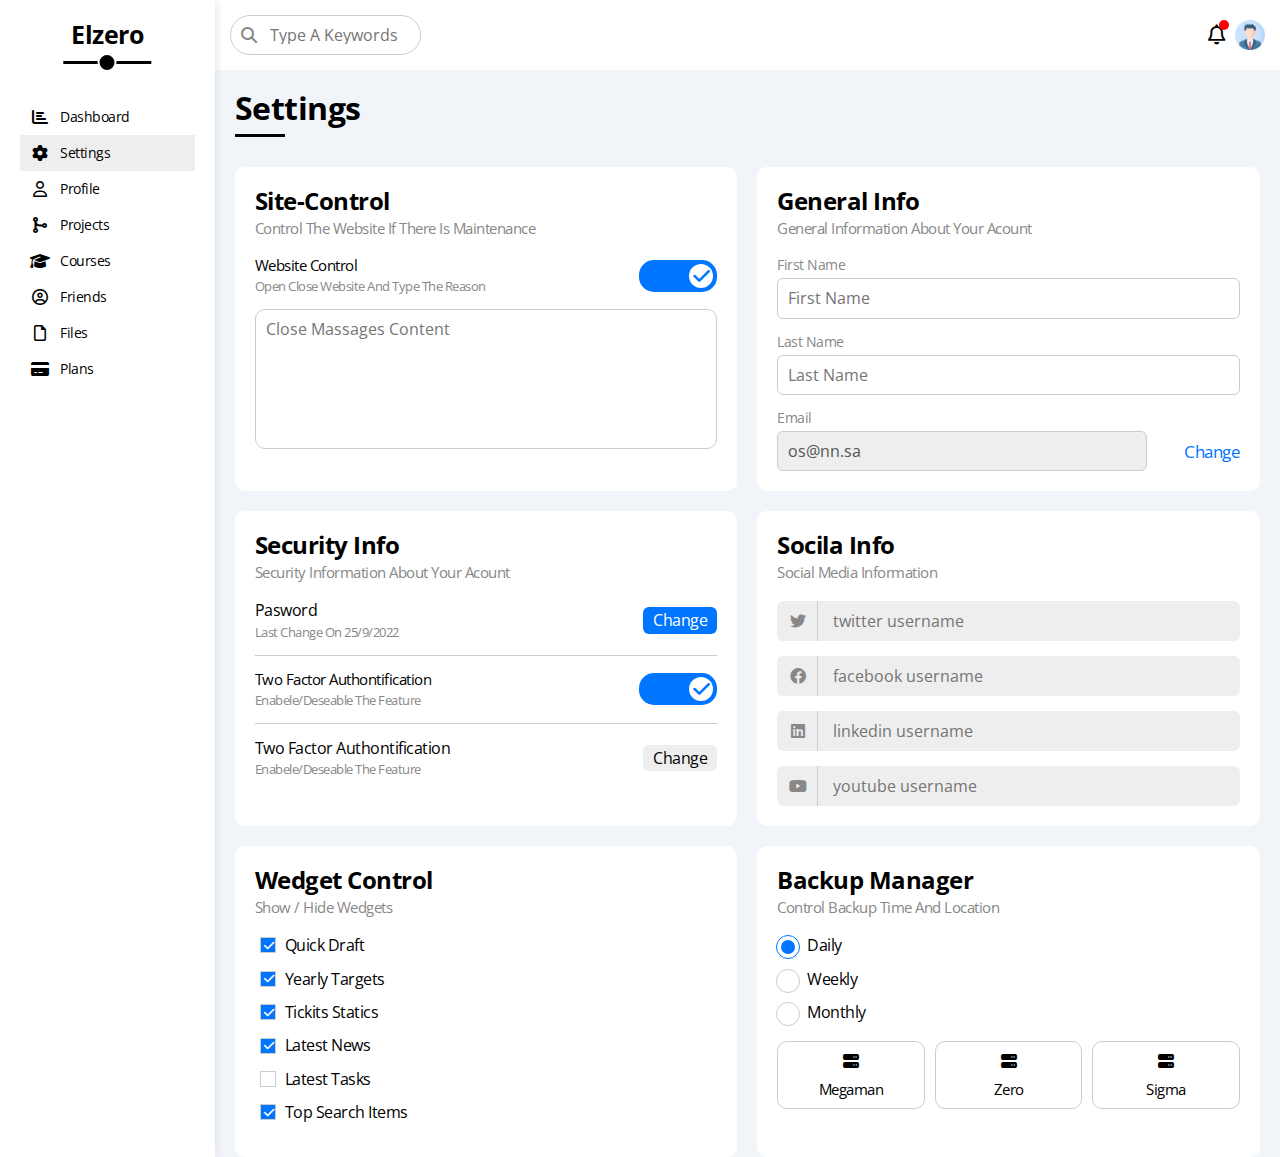
<file: settings.html>
<!DOCTYPE html>
<html lang="en">
<head>
    <meta charset="UTF-8">
    <meta http-equiv="X-UA-Compatible" content="IE=edge">
    <meta name="viewport" content="width=device-width, initial-scale=1.0">
    <title>Dashboard</title>
    <link rel="stylesheet" href="css/all.min.css">
    <link rel="stylesheet" href="css/normaliz.css">
    <link rel="stylesheet" href="css/framwork.css">
    <link rel="stylesheet" href="css/main-style.css">
    <link rel="stylesheet" href="css/settings-styling.css">
    <link rel="preconnect" href="https://fonts.googleapis.com">
    <link rel="preconnect" href="https://fonts.gstatic.com" crossorigin>
    <link href="https://fonts.googleapis.com/css2?family=Open+Sans:wght@400;500;600;700;800&display=swap"
        rel="stylesheet">
</head>
<body>
    <div class="page d-flex">
        <div class="sideBar">
            <h3 class="logo">Elzero</h3>
            <ul class="menu">
                <li><a class=" c-black" href="index.html"><i class="fa-solid fa-chart-bar fa-fw"></i>
                        <p>Dashboard</p>
                    </a></li>
                <li><a class=" active c-black" href="settings.html"><i class="fa-solid fa-gear fa-fw"></i>
                        <p>Settings</p>
                    </a></li>
                    <li><a class="c-black" href="profile.html"><i class="fa-regular fa-user fa-fw"></i>
                            <p>profile</p>
                        </a></li>
                <li><a class="c-black" href="projects.html"><i class="fa-solid fa-code-merge fa-fw"></i>
                        <p>projects</p>
                    </a></li>
                <li><a class="c-black" href="courses.html"><i class="fa-solid fa-graduation-cap fa-fw"></i>
                        <p>Courses</p>
                    </a></li>
                <li><a class="c-black" href="friends.html"><i class="fa-regular fa-circle-user fa-fw"></i>
                        <p>Friends</p>
                    </a></li>
                <li><a class="c-black" href="files.html"><i class="fa-regular fa-file fa-fw"></i>
                        <p>Files</p>
                    </a></li>
                <li><a class="c-black" href="plans.html"><i class="fa-solid fa-credit-card fa-fw"></i>
                        <p>Plans</p>
                    </a></li>
            </ul>
        </div>
        <!--the right side-->
        <div class="content">
            <div class="head">
                <div class="search">
                    <i class="fa-solid fa-magnifying-glass"></i>
                    <input type="text" class="search-keyword" placeholder="Type A Keywords">
                </div>
                <div class="icons">
                    <span class="notification"><i class="fa-regular fa-bell"></i></span>
                    <img src="images/profile.png" alt="">
                </div>
            </div>
            <h1>settings</h1>
            <div class="wrapper ">
                <div class="site-control bg-white  rad-10 p-20">
                    <h2>site-control</h2>
                    <p class="c-gray mt-5 mb-20 fs-15">control the website if there is maintenance</p>
                    <div class="control between-flex  mb-15">
                        <div >
                            <span class="d-block mb-5 fs-15">website control</span>
                            <p class="d-block c-gray fs-13">open close website and type the reason</p>
                        </div>
                        <label >
                            <input type="checkbox" checked>
                            <div class="toggle-switch"></div>
                        </label>
                    </div>
                    <textarea class="mb-10 p-10 w-full reason rad-10" placeholder="Close Massages Content"></textarea>
                </div>
                <div class="general-info bg-white  rad-10 p-20">
                    <h2>general info</h2>
                    <p class="c-gray mt-5 mb-20 fs-15">general information about your acount</p>
                    <div class="mb-15">
                        <label class="c-gray d-block mb-5 fs-14" >first name</label>
                        <input type="text" class="w-full p-10 rad-6" placeholder="First Name">
                    </div>
                    <div class="mb-15">
                        <label class="c-gray d-block mb-5 fs-14" >last name</label>
                        <input type="text" class="w-full p-10 rad-6"placeholder="Last Name">
                    </div>
                    <div class="">
                        <label class="c-gray d-block mb-5 fs-14" >email</label>
                        <div class="between-flex ">
                            <input type="email" class="p-10 rad-6 bg-eee" disabled value="os@nn.sa">
                            <a href="#" class="c-blue d-block change fs-17">change</a>
                        </div>
                    </div>
                </div>
                <div class="security-info bg-white  rad-10 p-20 p-relative">
                    <h2>security info</h2>
                    <p class="c-gray mt-5 mb-20 fs-15">security information about your acount</p>
                    <div class="security-row between-flex">
                        <div>
                            <p>pasword</p>
                            <span class="d-block c-gray fs-13 mt-5">last change on 25/9/2022</span>
                        </div>
                        <a href="#" class="bg-blue c-fff btn-shape">change</a>
                    </div>
                    <div class="security-row between-flex">
                        <div>
                            <p class="fs-15">two factor authontification</p>
                            <span class="d-block c-gray fs-13 mt-5">enabele/deseable the feature</span>
                        </div>
                        <label>
                            <input type="checkbox" checked>
                            <div class="toggle-switch"></div>
                        </label>
                    </div>
                    <div class="security-row between-flex">
                        <div>
                            <p>two factor authontification</p>
                            <span class="d-block c-gray fs-13 mt-5">enabele/deseable the feature</span>
                        </div>
                        <a href="#" class="bg-eee c-black btn-shape">change</a>
                    </div>
                </div>
                <div class="social-info bg-white  rad-10 p-20 p-relative">
                    <h2>socila info</h2>
                    <p class="c-gray mt-5 mb-20 fs-15">social media  information </p>
                    <div class="social-row bg-eee c-gray p-relative rad-6 mt-15 between-flex">
                        <i class="fa-brands fa-twitter  h-full allign-center">
                        </i>
                        <input type="text" class="pl-15" placeholder="twitter username">
                    </div>
                    <div class="social-row bg-eee c-gray p-relative rad-6 mt-15 between-flex">
                        <i class="fa-brands fa-facebook  h-full allign-center">
                        </i>
                        <input type="text" class="pl-15" placeholder="facebook username">
                    </div>
                    <div class="social-row bg-eee c-gray p-relative rad-6 mt-15 between-flex">
                        <i class="fa-brands fa-linkedin  h-full allign-center">
                        </i>
                        <input type="text" class="pl-15" placeholder="linkedin username">
                    </div>
                    <div class="social-row bg-eee c-gray p-relative rad-6 mt-15 between-flex">
                        <i class="fa-brands fa-youtube  h-full allign-center">
                        </i>
                        <input type="text" class="pl-15" placeholder="youtube username">
                    </div>
                </div>
                <div class="wedget-control bg-white  rad-10 p-20 p-relative">
                    <h2>wedget control</h2>
                    <p class="c-gray mt-5 mb-20 fs-15">show / hide wedgets</p>
                    <div class="mb-15  d-flex allign-center control">
                        <input type="checkbox"  id="one" checked>
                        <label for="one">quick draft</label>
                    </div>
                    <div class="mb-15  d-flex allign-center control">
                        <input type="checkbox"  id="two" checked>
                        <label for="two">yearly targets</label>
                    </div>
                    <div class="mb-15  d-flex allign-center control">
                        <input type="checkbox"  id="three" checked>
                        <label for="three">tickits statics</label>
                    </div>
                    <div class="mb-15  d-flex allign-center control">
                        <input type="checkbox"  id="four" checked>
                        <label for="four">latest news</label>
                    </div>
                    <div class="mb-15  d-flex allign-center control">
                        <input type="checkbox"  id="five">
                        <label for="five">latest tasks</label>
                    </div>
                    <div class="mb-15  d-flex allign-center control">
                        <input type="checkbox"  id="six" checked>
                        <label for="six">top search items</label>
                    </div>
                </div>
                <div class="backup-manager bg-white  rad-10 p-20 p-relative">
                    <h2>backup manager</h2>
                    <p class="c-gray mt-5 mb-20 fs-15">control backup time and location</p>
                    <div class="mb-15  d-flex allign-center date">
                        <input type="radio" name="time"  id="daily" checked>
                        <label for="daily">daily</label>
                    </div>
                    <div class="mb-15  d-flex allign-center date">
                        <input type="radio" name="time"  id="weekly" >
                        <label for="weekly">weekly</label>
                    </div>
                    <div class="mb-15  d-flex allign-center date">
                        <input type="radio" name="time"  id="monthly" >
                        <label for="monthly">monthly</label>
                    </div>
                    <div class="location d-grid gap-10 mt-20 mb-5">
                        <div class="box txt-c  p-10">
                            <i class="fa-solid fa-server"></i>
                            <span class="d-block mt-10 fs-15 ">megaman</span>
                        </div>
                        <div class="box txt-c p-10">
                            <i class="fa-solid fa-server"></i>
                            <span class="d-block mt-10 fs-15 ">zero</span>
                        </div>
                        <div class="box txt-c p-10">
                            <i class="fa-solid fa-server"></i>
                            <span class="d-block mt-10 fs-15 ">sigma</span>
                        </div>
                    </div>
                    
                </div>
            </div>
        </div>
    </div>
    <script src="js/file.js"></script>
</body>

</html>
</file>
<file: css/framwork.css>
:root {
    --primary-color: #fff;
    --secondary-color: #eee;
    --padding: 15px;
    --blue-color: #0075ff;
    --blue-alt-color: #0d69d5;
    --orange-color: #f59e0b;
    --green-color: #22c55e;
    --red-color: #f44336;
    --grey-color: #888;
    --border: 1px solid #ccc;
    --radius: 10px;
}

/* position*/
.p-relative{
    position: relative;
}
/* display*/
.d-flex{
    display: flex;
}
.space-between{
    justify-content: space-between;
}
.allign-center{
    align-items: center;
}
.f-wrap{
    flex-wrap: wrap;
}
.f-1{
    flex: 1;
}
.d-grid{
    display: grid;
}
.gap-20{
    gap: 20px;
}
.gap-10{
    gap: 10px;
}
.d-block{
    display: block;
}
@media (max-width:767px) {
    .d-block-mobile{
        display: block;
    }
    .hide-mobile {
            display: none;
    }
}


/* text allign*/
.txt-c{
    text-align: center;
}
.txt-l{
    text-align: left;
}
.txt-r{
    text-align: right;
}
@media (max-width:767px) {
    .txt-c-mobile{
        text-align: center;
    }
}

/* background */
.bg-white{
    background-color: #fff;
}
.bg-eee{
    background-color: var(--secondary-color);
}
.bg-blue{
    background-color: var(--blue-color);
}
.bg-green{
    background-color: var(--green-color);
}
.bg-orange{
    background-color: var(--orange-color);
}
.bg-red{
    background-color: var(--red-color);
}

/* radius */
.rad-6 {
    border-radius: 6px;
}
.rad-10{
    border-radius: 10px;
}

/* colors*/
.c-gray{
    color: var(--grey-color);
}
.c-blue{
    color: var(--blue-color);
}
.c-fff{
    color: var(--primary-color);
}
.c-black{
    color: black;
}
.c-red{
    color: var(--red-color);
}
.c-green {
    color: var(--green-color);
}

.c-orange {
    color: var(--orange-color);
}

/* padding*/
.pt-5 {
    padding-top: 5px;
}
.pt-10{
    padding-top: 10px;
}
.pt-15{
    padding-top: 15px;
}
.pt-25{
    padding-top: 25px;
}
.pb-5{
    padding-bottom: 5px;
}
.pb-10{
    padding-bottom: 10px;
}
.pb-15{
    padding-bottom: 15px;
}
.pb-25{
    padding-bottom: 25px;
}
.pl-15{
    padding-left: 15px;
}
.p-10 {
    padding: 10px;
}
.p-15 {
    padding: 15px;
}
.p-20 {
    padding: 20px;
}

/* margin */
.m-0{
    margin: 0;
}
.m-20{
    margin: 20px;
}
.mt-0{
    margin-top: 0;
}
.mt-5{
    margin-top: 5px;
}
.mt-10{
    margin-top: 10px;
}
.mt-15{
    margin-top: 15px;
}
.mt-20{
    margin-top: 20px;
}
.mt-25{
    margin-top: 25px;
}

.mb-0{
    margin-bottom: 0px;
}
.mb-5{
    margin-bottom: 5px;
}
.mb-10{
    margin-bottom: 10px;
}
.mb-15{
    margin-bottom: 15px;
}
.mb-20{
    margin-bottom: 20px;
}
.mb-25{
    margin-bottom: 25px;
}
.mr-5{
    margin-right: 5px;
}
.mr-10{
    margin-right: 10px;
}
.mr-15{
    margin-right: 15px;
}
.ml-15{
    margin-left: 15px;
}
/* fonts */
.fs-13{
    font-size: 13px;
}
.fs-14{
    font-size: 14px;
}
.fs-15{
    font-size: 15px;
}
.fs-16{
    font-size: 16px;
}
.fs-17{
    font-size: 17px;
}
.fs-25{
    font-size: 25px;
}
.fw-bold{
    font-weight: bold;
}
/* width */
.w-full{
    width: 100%;
}
.w-fit{
    width: fit-content;
}

/* height */
.h-full {
    height: 100%;
}

/* border */
.b-none{
    border: none;
}
.b-eee{
    border: 2px solid var(--secondary-color);
}


/* components */
.center-flex{
    display: flex;
    justify-content: center;
    align-items: center;
}
@media (max-width:767px) {
.center-f-mobile {
        display: flex;
        justify-content: center;
        align-items: center;
    }
}
.between-flex{
    display: flex;
    justify-content: space-between;
    align-items: center;
}

.btn-shape{
    padding: 4px 10px;
    border-radius: 6px;
}

@media (max-width:767px) {
    .btn-center-mobile {
        margin: 10px auto;
    }
}
</file>
<file: css/main-style.css>
*{
    -webkit-box-sizing: border-box;
    -moz-box-sizing: border-box;
    -o-box-sizing: border-box;
    box-sizing: border-box;
    margin: 0;
    padding: 0;
}
:root{
    --primary-color:#fff;
    --secondary-color:#eee;
    --padding:15px;
    --blue-color:#0075ff;
    --blue-alt-color:#0d69d5;
    --orange-color:#f59e0b;
    --green-color:#22c55e;
    --red-color:#f44336;
    --grey-color:#888;
    --border:1px solid #ccc;
    --border-two:1px solid #eee;
    --radius:10px;
}
body{
    font-family: 'Open Sans', sans-serif;
    scroll-behavior: smooth;
    letter-spacing: -0.5px;
    text-transform: capitalize;
    background-color: #eee;
}
ul {
    list-style: none;
}
::-webkit-scrollbar{
    width: 15px;
}
::-webkit-scrollbar-track{
    background-color: var(--primary-color);
}
::-webkit-scrollbar-thumb{
    background-color: var(--blue-color);
}
::-webkit-scrollbar-thumb:hover{
    background-color: var(--blue-alt-color);
}
a {
    text-decoration: none;
}


.page{
    background-color: #f1f5f9;
    min-height: 100vh;
}
/* sidebar dashboard */

.sideBar{
    width: 250px;
    padding: 20px;
    background-color: var(--primary-color);
    box-shadow: 0 0 10px #ddd;
    position: relative;
}
.sideBar .logo {
    margin-top: 0;
    margin-bottom: 50px;
    position: relative;
    font-size: 25px;
    font-weight: bold;
    text-align: center;
}
.sideBar .logo::after{
    content: "";
    position: absolute;
    width: 50%;
    height: 3px;
    background-color: black;
    left: 50%;
    transform: translateX(-50%);
    bottom: -15px;
}
.sideBar .logo::before{
    content: "";
    position: absolute;
    width: 15px;
    height: 15px;
    border-radius: 50%;
    background-color: black;
    left: 50%;
    transform: translateX(-50%);
    bottom: -23px;
    border: 2px solid white;
    z-index: 2;
}

.sideBar .menu li a{
    padding: 10px;
    display: flex;
    align-items: center;
    transition: 0.3s;

}
.sideBar .menu a.active,
.sideBar .menu a:hover {
    background-color: var(--secondary-color);
}
.sideBar .menu li a p  {
    font-size: 14px;
    margin-left: 10px;
}

@media (max-width:767px){
    .sideBar{
        width: 58px;
        padding: 10px;
    }
    .sideBar .logo{
        font-size: 13px;
        margin-bottom: 15px;

    }
    .sideBar .logo::before,
    .sideBar .logo::after{
        display: none;
    }
    .sideBar .menu li a{
        display: flex;
        justify-content: center;
    }
    .sideBar .menu li a p{
        display: none;
    }
}


/* .dashboeard right-side */
.content{
    width: 100%;
    overflow-y: scroll
}
.content .head{
    display: flex;
    justify-content: space-between;
    align-items: center;
    padding: 15px;
    background-color: var(--primary-color);
}
.content .head .search{
    color: var(--grey-color);
    border: var(--border);
    border-radius: 20px;
    padding: 10px;
    white-space: nowrap;
}
.content .head .search i{
    margin-right: 10px;
    color: var(--grey-color);
}
.content .head .search .search-keyword{
    background-color: transparent;
    border: none;
    width: 140px;
    transform: 0.3s;
}
.content .head .search .search-keyword:focus{
    outline: none;
    border: none;
    width: 200px;
}
.content .head .search .search-keyword:focus::placeholder{
    opacity: 0;
}

.head .icons{
    display: flex;
    align-items: center;
}
.icons .notification{
    position: relative;
}
.icons .notification::before{
    content: "";
    position: absolute;
    width: 10px;
    height: 10px;
    border-radius: 50%;
    background-color: red;
    right: -4px;
    top: -5px;
}
.icons .notification i{
    font-size: 20px;
}
.icons img {
    width: 30px;
    margin-left: 10px;
}

/* the dashbard page */

h1{
    margin: 20px 20px 40px;
    position: relative;
}
h1::before{
    content: "";
    position: absolute;
    width: 50px;
    height: 3px;
    background-color: black;
    left: 0;
    bottom: -10px;
}
.wrapper{
    display: grid;
    grid-template-columns: repeat(auto-fill, minmax(450px, 1fr));
    gap: 20px;
    margin-left: 20px;
    margin-right: 20px;
}

@media (max-width:767px) {
    .wrapper {
        grid-template-columns: minmax(200px, 1fr);
        gap: 10px;
        margin-left: 10px;
        margin-right: 10px;
    }
    .wrapper > div {
        text-align: center;
    }
}

/* start welcome wedget*/
.welcome{
    overflow: hidden;
}
.welcome .intro img{
    width: 100px;
    mix-blend-mode: multiply;
    margin-bottom: -20px;
}
.welcome .profil{
    border-bottom: 1px solid var(--secondary-color);
    border-top: 1px solid var(--secondary-color);
}
.welcome .avatar{
    width: 70px;
    margin-top: -35px;
    margin-left: 20px;
    padding: 2px;
    box-shadow:  0 0 5px #ddd;
    border-radius: 50%;
}
.welcome .profil > div{
    flex: 1;
}
.welcome .visit{
    margin: 0 20px 20px auto;
    transition: 0.3s;
}
.welcome .visit:hover{
    background-color: var(--blue-alt-color);
}
@media (max-width:767px){
    .welcome .intro{
        padding-bottom: 30px;
    }
    .welcome .avatar{
        margin-left: 0;
    }
    .welcome .profil>div:not(:last-child){
        margin-bottom: 20px;
    }
}
/* end welcomث wedget*/

/* start quick-draft wedget*/
.quick-draft textarea{
    resize: none;
    min-height: 180px;
}
.quick-draft .save{
    margin-left: auto;
    transition: 0.3s;
    cursor: pointer;
}
.quick-draft .save:hover{
    background-color: var(--blue-alt-color);
}

/* end quick-draft wedget*/

/* start yearly-targets wedget*/

.yearly-targets .target-row .target-icon{
    width: 80px;
    height: 80px;
    margin-right: 15px;
}
.yearly-targets .target-row .progress{
    height: 4px;
}
.yearly-targets .target-row .progress > span{
    position: absolute;
    left: 0;
    top: 0;
    height: 100%;

}
.yearly-targets .target-row .progress > span span{
    position: absolute;
    right: -13px;
    bottom: 15px;
    padding: 2px;
    font-size: 12px;
}
.yearly-targets .progress > span span::after{
    content: "";
    border-color: transparent;
    border-style: solid;
    border-width: 5px;
    position: absolute;
    bottom: -10px;
    left: 7px;
}
.target-details{
    flex: 1;
}
.blue .progress,
.blue .target-icon{
    background-color: #0077ff33;
}
.yearly-targets .progress>span.blue span::after{
    border-top-color: #0075ff;
}
.orange .progress,
.orange .target-icon{
    background-color: #f59e0b33;
}
.yearly-targets .progress>span.orange span::after{
    border-top-color: #f59e0b;
}
.green .progress,
.green .target-icon{
    background-color: #21c45d33;
}
.yearly-targets .progress>span.green span::after{
    border-top-color: #22c55e;
}
/* end yearly-targets wedget*/
/* start tickets-statics wedget*/

.tickets-statics .box{
    border: var(--border);
    width: calc(50% - 10px)
}
@media (max-width:767px) {
    .tickets-statics .box {
        width: 100%;
    }
}

/* end tickets-statics wedget*/

/* start latest-news wedget*/
.news-row:not(:last-of-type) {
    margin-bottom: 20px;
    padding-bottom: 20px;
    border-bottom: var(--border-two);
}
.news-row img{
    width: 100px;
    margin-right: 15px;
}
.news-row .info{
    flex-grow: 1;
}
@media (max-width:767px) {
    .news-row{
        display: block;
    }
    .news-row .label {
        margin: 10px auto;
        width: fit-content;
    }
}
/* end latest-news wedget*/
/* start latest-tasks wedget*/

.task-row:not(:last-of-type) {
    margin-bottom: 15px;
    padding-bottom: 15px;
    border-bottom: var(--border-two);
}
.task-row .info {
    flex-grow: 1;
}
.task-row.done h3,
.task-row.done p,
.task-row.done i{
    color:#ccc
}
.task-row.done h3,
.task-row.done p{
    text-decoration: line-through;
}
.task-row .delete{
    transition: 0.3s;
}
.task-row .delete:hover{
    color: var(--red-color);
}
@media (max-width:767px) {
    .task-row {
        display: block;
    }
    .task-row p{
        margin-bottom: 10px;
    }
}
/* end latest-tasks wedget*/

/* start top search wedget*/


/* end top search wedget*/

/* start latest upload wedget*/
.upload-row:not(:last-of-type){
    margin-bottom: 10px;
    padding-bottom: 10px;
    border-bottom: var(--border-two);
}
.upload-row img{
    width: 40px;
    margin-right: 15px;
}
.upload-row .info{
    flex-grow: 1;
}

/* end latest upload wedget*/

/* start project progress wedget*/
.project-progress ul::before{
    content: "";
    position: absolute;
    left: 11px;
    top: 0;
    width: 2px;
    height: 100%;
    background-color: var(--blue-color);
}
.project-progress ul li::before{
    content: "";
    width: 20px;
    height: 20px;
    display: block;
    border-radius: 50%;
    background-color: white;
    border: 2px solid white;
    outline: 2px solid var(--blue-color);
    margin-right: 15px;
    z-index: 1;
}
.project-progress ul li.done::before{
    background-color: var(--blue-color);
}
.project-progress ul li.curent::before{
    animation: change-color 0.8s infinite alternate;
}

/* end  project progress wedget*/

/* start reminders wedget*/
.reminders .key{
    width: 15px;
    height: 15px;
    border-radius: 50%;
}
.reminders li div{
    border-left-width: 3px;
    border-left-style: solid;
}
.reminders li .blue{
    border-left-color: var(--blue-color);
}
.reminders li .green{
    border-left-color: var(--green-color);
}
.reminders li .orange{
    border-left-color: var(--orange-color);
}
.reminders li .red{
    border-left-color: var(--red-color);
}
/* end  reminders wedget*/

/* start  latest post wedget*/
.latest-post .post-content {
    line-height: 1.8;
    border-bottom: var(--border-two);
    border-top: var(--border-two);
    min-height: 140px;
}
.latest-post .top img{
    width: 40px;
    margin-right: 15px;
}
.latest-post .top > div{
    flex-grow: 1;
}
/* end  latest post wedget*/

/* start  social media stats wedget*/
.social-media-stats .box {
    padding-left: 70px;
    position: relative;
    overflow: hidden;
}
.social-media-stats .box i {
    position: absolute;
    top: 0;
    left: 0;
    width: 50px;
    transition: 0.3s;
    display: flex;
    justify-content: center;
    align-items: center;
}
.social-media-stats .box i:hover{
    transform: rotate(5deg);
}

.social-media-stats .twitter{
    background-color:#1da1f233 ;
    color:#1da1f2 ;
}
.social-media-stats .twitter i{
    background-color:#1da1f2 ;
}
.social-media-stats .twitter a{
    background-color:#1da1f2 ;
}
.social-media-stats .facebook{
    background-color:#1877f233 ;
    color:#1877f2 ;
}
.social-media-stats .facebook i{
    background-color:#1877f2;
}
.social-media-stats .facebook a{
    background-color:#1877f2 ;
}
.social-media-stats .youtube{
    background-color:#ff000033;
    color:#ff0000;
}
.social-media-stats .youtube i{
    background-color:#ff0000;
}
.social-media-stats .youtube a{
    background-color:#ff0000 ;
}
.social-media-stats .linkedin{
    background-color:#0074b333;
    color:#0077b5;
}
.social-media-stats .linkedin i{
    background-color:#0077b5;
}
.social-media-stats .linkedin a{
    background-color:#0077b5 ;
}

/* end  social media stats wedget*/
/* start projects wedget*/
.responsive-table{
    overflow-x: auto;
    border-spacing: 0;
}
.responsive-table table{
    min-width: 1000px;
}

.responsive-table table td{
    padding: 15px;
}
.responsive-table table tbody td{
    border-left: var(--border-two);
    border-bottom: var(--border-two);
}
.responsive-table table tbody td:last-child{
    border-right: var(--border-two);
}
.responsive-table table tbody td img {
    width: 32px;
    height: 32px;
    border-radius: 50%;
    padding: 2px;
    background-color: #fff;
}
.responsive-table table tbody td img:not(:first-child) {
    margin-left: -20px;
}
.responsive-table table tbody tr:hover td{
    background-color: #faf7f7;
}
/* end  projects wedget*/

/* animation */
@keyframes change-color{
    from{
        background-color: var(--blue-color);
    }
    to{
        background-color: white;
    }
}
</file>
<file: css/courses.css>
:root {
    --primary-color: #fff;
    --secondary-color: #eee;
    --padding: 15px;
    --blue-color: #0075ff;
    --blue-alt-color: #0d69d5;
    --orange-color: #f59e0b;
    --green-color: #22c55e;
    --red-color: #f44336;
    --grey-color: #888;
    --border: 1px solid #ccc;
    --radius: 10px;
}

body {
    font-family: 'Open Sans', sans-serif;
    scroll-behavior: smooth;
    letter-spacing: -0.5px;
    text-transform: capitalize;
    background-color: #eee;
}

ul {
    list-style: none;
}

::-webkit-scrollbar {
    width: 15px;
}

::-webkit-scrollbar-track {
    background-color: var(--primary-color);
}

::-webkit-scrollbar-thumb {
    background-color: var(--blue-color);
}

::-webkit-scrollbar-thumb:hover {
    background-color: var(--blue-alt-color);
}

/* start courses wedget*/
.courses {
    grid-template-columns: repeat(auto-fill, minmax(250px, 1fr));
    margin-left: 20px;
    margin-right: 20px;
}

@media(max-width:767px){
    .courses {
        grid-template-columns:  minmax(200px, 1fr);
        margin-left: 10px;
        margin-right: 10px;
    }
}
.course{
    overflow: hidden;
}
.course .exmpl{
    width: 100%;
    height: 160px;

    background-repeat: no-repeat;
    background-size: 100% 160px;
    background-position: center;
}
.web{
    background-image: url(../images/news1.png);
}
.data{
    background-image: url(../images/algorithm.jpg);
}
.design{
    background-image: url(../images/responsive.jpg);
}
.ai{
    background-image: url(../images/ai.jpg);
}
.php{
    background-image: url(../images/php.jpg);
}
.course .exmpl .member{
    width: 50px;
    height: 50px;
    border-radius: 50%;
    border: 2px solid var(--primary-color);
    position: absolute;
    top: 10px;
    left: 10px;
        
}
.more{
    margin: 0 auto -11px;
    position: relative;
    cursor: pointer;
}
.statistics{
    padding-top: 20px;
    border-top: var(--border);
}
/* end courses wedget*/
</file>
<file: css/files.css>
:root {
    --primary-color: #fff;
    --secondary-color: #eee;
    --padding: 15px;
    --blue-color: #0075ff;
    --blue-alt-color: #0d69d5;
    --orange-color: #f59e0b;
    --green-color: #22c55e;
    --red-color: #f44336;
    --grey-color: #888;
    --border: 1px solid #ccc;
    --radius: 10px;
}

body {
    font-family: 'Open Sans', sans-serif;
    scroll-behavior: smooth;
    letter-spacing: -0.5px;
    text-transform: capitalize;
    background-color: #eee;
}

ul {
    list-style: none;
}

::-webkit-scrollbar {
    width: 15px;
}

::-webkit-scrollbar-track {
    background-color: var(--primary-color);
}

::-webkit-scrollbar-thumb {
    background-color: var(--blue-color);
}

::-webkit-scrollbar-thumb:hover {
    background-color: var(--blue-alt-color);
}

/* start files wedget*/
.files-page{
    align-items: flex-start;
    flex-direction: row-reverse;
}
.files-stats{
    min-width: 260px;
}
.files-stats .icon{
    width: 40px;
    height: 40px;
    margin-right: 10px;
}
.files-stats .blue{
    background-color: #1da1f233
}
.files-stats .green{
    background-color: rgba(34, 197, 94, 0.2);
}
.files-stats .red{
    background-color: rgba(244, 67,54 , 0.2);
}
.files-stats .orange{
    background-color: rgba(254, 158, 11, 0.2);
}
.files-stats .size{
    margin-left: auto;
}
.upload{
    margin: 0 auto;
    transition: 0.3s;
}
.upload i{
    margin-right: 10px;
}
.upload:hover{
    background-color: var(--blue-alt-color);
}
.upload:hover i{
    animation: go-up 0.5s infinite;
}
@keyframes go-up {
    0%,100%{
        transform: translateY(0);
    }
    50%{
        transform: translateY(-2px);
    }
}

.files{
    flex: 1;
    grid-template-columns: repeat(auto-fill, minmax(200px, 1fr));
}
.files .file .details{
    border-bottom: var(--border);
}
.files .file .details img{
    height: 62px;
}
@media (max-width:767px) {
    .files-page{
        flex-direction: column;
        align-items: normal;
    }
}
/* end files wedget*/
</file>
<file: css/friends.css>
:root {
    --primary-color: #fff;
    --secondary-color: #eee;
    --padding: 15px;
    --blue-color: #0075ff;
    --blue-alt-color: #0d69d5;
    --orange-color: #f59e0b;
    --green-color: #22c55e;
    --red-color: #f44336;
    --grey-color: #888;
    --border: 1px solid #ccc;
    --radius: 10px;
}

body {
    font-family: 'Open Sans', sans-serif;
    scroll-behavior: smooth;
    letter-spacing: -0.5px;
    text-transform: capitalize;
    background-color: #eee;
}

ul {
    list-style: none;
}

::-webkit-scrollbar {
    width: 15px;
}

::-webkit-scrollbar-track {
    background-color: var(--primary-color);
}

::-webkit-scrollbar-thumb {
    background-color: var(--blue-color);
}

::-webkit-scrollbar-thumb:hover {
    background-color: var(--blue-alt-color);
}

/* start friends wedget*/
.friends {
    grid-template-columns: repeat(auto-fill, minmax(250px, 1fr));
    margin-left: 20px;
    margin-right: 20px;
}

@media(max-width:767px) {
    .friends {
        grid-template-columns: minmax(200px, 1fr);
        margin-left: 10px;
        margin-right: 10px;
    }
}

.friend{
    overflow: hidden;
}
.friend .mail,
.friend .phone{
    width: 30px;
    height: 30px;
    border-radius: 50%;
    display: flex;
    justify-content: center;
    align-items: center;
    overflow: hidden;
    cursor: pointer;
    position: absolute;
    top: 10px;
    left: 10px;
    transition: 0.3s;
    font-size: 13px;
}
.friend .mail{
    left: 50px;
}
.friend .mail:hover,
.friend .phone:hover{
    background-color: var(--blue-alt-color);
    
}
.friend .mail:hover i,
.friend .phone:hover i{
    color: var(--primary-color);
}
.avatar {
    border-bottom: var(--border);
}

.avatar img {
    border-radius: 50%;
}

.friend ul{
    padding-bottom: 10px;
    padding-top: 10px;
    border-bottom: var(--border);
}
.friend ul li{
    margin: 5px 0;
}
.friend ul li i{
    margin-right: 10px;
}
.btns{
    white-space: nowrap;
}
.profile{
    margin-right: 2px;
}
/* end friends wedget*/
</file>
<file: css/plans.css>
:root {
    --primary-color: #fff;
    --secondary-color: #eee;
    --padding: 15px;
    --blue-color: #0075ff;
    --blue-alt-color: #0d69d5;
    --orange-color: #f59e0b;
    --green-color: #22c55e;
    --red-color: #f44336;
    --grey-color: #888;
    --border: 1px solid #ccc;
    --radius: 10px;
}

body {
    font-family: 'Open Sans', sans-serif;
    scroll-behavior: smooth;
    letter-spacing: -0.5px;
    text-transform: capitalize;
    background-color: #eee;
}

ul {
    list-style: none;
}

::-webkit-scrollbar {
    width: 15px;
}

::-webkit-scrollbar-track {
    background-color: var(--primary-color);
}

::-webkit-scrollbar-thumb {
    background-color: var(--blue-color);
}

::-webkit-scrollbar-thumb:hover {
    background-color: var(--blue-alt-color);
}

/* start plans wedget*/
.plans{
    grid-template-columns: repeat(auto-fill, minmax(450px, 1fr));
    margin-left: 20px;
    margin-right: 20px;
}
@media (max-width:767px) {
    .plans{
        grid-template-columns: minmax(200px, 1fr);
        margin-left: 10px;
        margin-right: 10px;
    }
}
.plan .offer{
    border: 5px solid var(--primary-color);
    outline: 5px solid var(--green-color);
}
.plan  .green{
    outline-color: var(--green-color);
    
}
.plan  .blue{
    outline-color: var(--blue-color);
    
}
.plan  .orange{
    outline-color: var(--orange-color);
}

.plan  .offer p{
    font-size: 40px;
    padding: 20px 0;
    line-height: 50px;
}
.plan  .offer sup{
    top: -15px;
    left: -5px;
}
.condition{
    border-bottom: var(--border);
}
.condition .info{
    width: 15px;
    height: 15px;
    border-radius: 50%;
    text-transform: lowercase;
    margin-left: auto;
}
/* end plans wedget*/
</file>
<file: css/profile-style.css>
:root {
    --primary-color: #fff;
    --secondary-color: #eee;
    --padding: 15px;
    --blue-color: #0075ff;
    --blue-alt-color: #0d69d5;
    --orange-color: #f59e0b;
    --green-color: #22c55e;
    --red-color: #f44336;
    --grey-color: #888;
    --border: 1px solid #ccc;
    --radius: 10px;
}

body {
    font-family: 'Open Sans', sans-serif;
    scroll-behavior: smooth;
    letter-spacing: -0.5px;
    text-transform: capitalize;
    background-color: #eee;
}

ul {
    list-style: none;
}

::-webkit-scrollbar {
    width: 15px;
}

::-webkit-scrollbar-track {
    background-color: var(--primary-color);
}

::-webkit-scrollbar-thumb {
    background-color: var(--blue-color);
}

::-webkit-scrollbar-thumb:hover {
    background-color: var(--blue-alt-color);
}



/* start overview wedget*/


@media (max-width:767px) {
    .overview{
        flex-direction: column;
    }
}
.overview .avatar-box img{
    width: 120px;
    height: 120px;
}
.overview .avatar-box .progress{
    width: 150px;
    height: 5px;
    margin: 0 auto;
    border-radius: 10px;
    position: relative;
    overflow: hidden;
}
.overview .avatar-box .progress span{
    position: absolute;
    height: 5px;
    background-color: var(--blue-color);
    top: 0;
    left: 0;
    border-radius: 10px;
}
.stars i{
    color: var(--orange-color) ;
}

.stars i:not(:first-child){
    margin-left: 2px;
    width: 18px;
}
.info-box{
    flex: 1;
    position: relative;
}
.info-box::after {
    content: "";
    position: absolute;
    width: 2px;
    height: 90%;
    background-color: #ccc;
    left: 0;
    top: 50%;
    transform: translateY(-50%);
}
@media (max-width:767px) {
    .info-box .info-row {
        display: block;
    }
    .info-box::after{
        display: none;
    }
}
.info-box .info-row:not(:last-child){
    padding-top: 15px;
    border-bottom: var(--border);
    transition: 0.3s;
}
.info-box .info-row:hover {
    border-color: #f9f9f9;
}
.info-box .info-row label,
    .info-box .info-row p {
        padding: 10px 0 0;
}
    .info-box .info-row label {
        display: block;
}

@media (min-width:767px) {
    .info-box .info-row p {
        min-width: 250px;
    }
}

.info-box input[type="checkbox"] {
    -webkit-appearance: none;
    appearance: none;
    position: relative;
}

.toggle-switch {
    width: 78px;
    height: 16px;
    background-color: var(--secondary-color);
    border-radius: 15px;
    transition: 0.3s;
    position: relative;
    cursor: pointer;
    display: inline-flex;
}

.toggle-switch::after {
    font-family: var(--fa-style-family-classic);
    content: "\f00d";
    font-weight: 900;
    position: absolute;
    color: var(--grey-olor);
    border-radius: 50%;
    background-color: var(--primary-color);
    width: 13px;
    height: 13px;
    font-size: 12px;
    transition: 0.3s;
    top: 50%;
    transform: translateY(-50%);
    left: 2px;
    display: flex;
    justify-content: center;
    align-items: center;
}

input[type="checkbox"]:checked +.toggle-switch {
    background-color: var(--blue-color);
}

input[type="checkbox"]:checked +.toggle-switch::after {
    font-family: var(--fa-style-family-classic);
    content: "\f00c";
    font-weight: 900;
    color: var(--blue-color);
    background-color: var(--primary-color);
    left: 62px;
}
/* end overview wedget*/
/* start my skillswedget*/
.my-skills {
    flex-grow: 1;
}
.my-skills .skills .box:not(:last-child){
    border-bottom: var(--border);
}
.my-skills .skills .box{
    padding: 15px 0;
}

/* end skills wedget*/
/* start activities wedget*/

.activities{
    flex-grow: 2;
}

.activities-box .box:not(:last-child){
    margin-bottom: 20px;
    padding-bottom: 20px;
    border-bottom: var(--border);
    
}
.activities-box .box .icon{
    width: 64px;
    height: 64px;
    border-radius: 50%;
    display: flex;
    justify-content: center;
    align-items: center;
    font-size: 25px;
    
}
@media (max-width:767px) {
    .other-data{
        flex-direction: column;
    }
    .other-data > div{
        text-align: center;
    }
    .activities-box .box{
        flex-direction: column;
    }
    .activities-box .box .date{
        text-align: center;
        margin-top: 10px;
    }
}
/* end activities wedget*/
</file>
<file: css/projects-styling.css>
* {
    -webkit-box-sizing: border-box;
    -moz-box-sizing: border-box;
    -o-box-sizing: border-box;
    box-sizing: border-box;
    margin: 0;
    padding: 0;
}

:root {
    --primary-color: #fff;
    --secondary-color: #eee;
    --padding: 15px;
    --blue-color: #0075ff;
    --blue-alt-color: #0d69d5;
    --orange-color: #f59e0b;
    --green-color: #22c55e;
    --red-color: #f44336;
    --grey-color: #888;
    --border: 1px solid #ccc;
    --border-two: 1px solid #eee;
    --radius: 10px;
}

body {
    font-family: 'Open Sans', sans-serif;
    scroll-behavior: smooth;
    letter-spacing: -0.5px;
    text-transform: capitalize;
    background-color: #eee;
}

ul {
    list-style: none;
}

::-webkit-scrollbar {
    width: 15px;
}

::-webkit-scrollbar-track {
    background-color: var(--primary-color);
}

::-webkit-scrollbar-thumb {
    background-color: var(--blue-color);
}

::-webkit-scrollbar-thumb:hover {
    background-color: var(--blue-alt-color);
}

a {
    text-decoration: none;
}


.page {
    background-color: #f1f5f9;
    min-height: 100vh;
}

/* sidebar dashboard */

.sideBar {
    width: 250px;
    padding: 20px;
    background-color: var(--primary-color);
    box-shadow: 0 0 10px #ddd;
    position: relative;
}

.sideBar .logo {
    margin-top: 0;
    margin-bottom: 50px;
    position: relative;
    font-size: 25px;
    font-weight: bold;
    text-align: center;
}

.sideBar .logo::after {
    content: "";
    position: absolute;
    width: 50%;
    height: 3px;
    background-color: black;
    left: 50%;
    transform: translateX(-50%);
    bottom: -15px;
}

.sideBar .logo::before {
    content: "";
    position: absolute;
    width: 15px;
    height: 15px;
    border-radius: 50%;
    background-color: black;
    left: 50%;
    transform: translateX(-50%);
    bottom: -23px;
    border: 2px solid white;
    z-index: 2;
}

.sideBar .menu li a {
    padding: 10px;
    display: flex;
    align-items: center;
    transition: 0.3s;

}

.sideBar .menu a.active,
.sideBar .menu a:hover {
    background-color: var(--secondary-color);
}

.sideBar .menu li a p {
    font-size: 14px;
    margin-left: 10px;
}

@media (max-width:767px) {
    .sideBar {
        width: 58px;
        padding: 10px;
    }

    .sideBar .logo {
        font-size: 13px;
        margin-bottom: 15px;

    }

    .sideBar .logo::before,
    .sideBar .logo::after {
        display: none;
    }

    .sideBar .menu li a {
        display: flex;
        justify-content: center;
    }

    .sideBar .menu li a p {
        display: none;
    }
}


/* .dashboeard right-side */
.content {
    width: 100%;
    overflow-y: scroll
}

.content .head {
    display: flex;
    justify-content: space-between;
    align-items: center;
    padding: 15px;
    background-color: var(--primary-color);
}

.content .head .search {
    color: var(--grey-color);
    border: var(--border);
    border-radius: 20px;
    padding: 10px;
    white-space: nowrap;
}

.content .head .search i {
    margin-right: 10px;
    color: var(--grey-color);
}

.content .head .search .search-keyword {
    background-color: transparent;
    border: none;
    width: 140px;
    transform: 0.3s;
}

.content .head .search .search-keyword:focus {
    outline: none;
    border: none;
    width: 200px;
}

.content .head .search .search-keyword:focus::placeholder {
    opacity: 0;
}

.head .icons {
    display: flex;
    align-items: center;
}

.icons .notification {
    position: relative;
}

.icons .notification::before {
    content: "";
    position: absolute;
    width: 10px;
    height: 10px;
    border-radius: 50%;
    background-color: red;
    right: -4px;
    top: -5px;
}

.icons .notification i {
    font-size: 20px;
}

.icons img {
    width: 30px;
    margin-left: 10px;
}

/* the dashbard page */

h1 {
    margin: 20px 20px 40px;
    position: relative;
}

h1::before {
    content: "";
    position: absolute;
    width: 50px;
    height: 3px;
    background-color: black;
    left: 0;
    bottom: -10px;
}

.wrapper {
    display: grid;
    grid-template-columns: repeat(auto-fill, minmax(450px, 1fr));
    gap: 20px;
    margin-left: 20px;
    margin-right: 20px;
}

@media (max-width:767px) {
    .wrapper {
        grid-template-columns: minmax(200px, 1fr);
        gap: 10px;
        margin-left: 10px;
        margin-right: 10px;
    }

    .wrapper>div {
        text-align: center;
    }
}

/* start projects wedget*/

.project .date{
    position: absolute;
    right: 10px;
    top: 10px;
}
.project h4{
    font-weight: normal;
}
.project .team {
    border-bottom: var(--border);
    position: relative;
    min-height: 32px;
}

.project .team img{
    width: 32px;
    height: 32px;
    border-radius: 50%;
    padding: 2px;
    background-color: #fff;
    transition: 0.3s;
    position: absolute;
    top: 0;
    left: 0;
}
.project .team img:nth-child(2){
    left: 20px;
}
.project .team img:nth-child(3){
    left: 40px;
}
.project .team img:nth-child(4){
    left: 60px;
}
.project .team img:nth-child(5){
    left: 80px;
}
.project .team img:hover{
    z-index: 100;
}


.project .goal{
    margin-left: auto;
    width: fit-content;
}
.progress {
    width: 70%;
    height: 9px;
}
.level{
    border-top: var(--border);
}
.progress span {
    position: absolute;
    height: 9px;
}

.project .team img:not(:last-child):hover{
    margin-right: 15px;
}
@media (max-width:767px) {
    .project h4{
    margin-top: 10px;
    }
    .date{
    left: 50%;
    transform: translateX(-50%);

    }
    .team {
    padding-top: 10px;
    }
    .goal{
        margin-right: auto;
    }
    .goal span{
        display: block;
        margin: 0 0 10px  0;
    }
}
</file>
<file: css/settings-styling.css>
:root {
    --primary-color: #fff;
    --secondary-color: #eee;
    --padding: 15px;
    --blue-color: #0075ff;
    --blue-alt-color: #0d69d5;
    --orange-color: #f59e0b;
    --green-color: #22c55e;
    --red-color: #f44336;
    --grey-color: #888;
    --border: 1px solid #ccc;
    --radius: 10px;
}
body {
    font-family: 'Open Sans', sans-serif;
    scroll-behavior: smooth;
    letter-spacing: -0.5px;
    text-transform: capitalize;
    background-color: #eee;
}

ul {
    list-style: none;
}

::-webkit-scrollbar {
    width: 15px;
}

::-webkit-scrollbar-track {
    background-color: var(--primary-color);
}

::-webkit-scrollbar-thumb {
    background-color: var(--blue-color);
}

::-webkit-scrollbar-thumb:hover {
    background-color: var(--blue-alt-color);
}

@media (max-width:767px) {
    .wrapper > div{
        text-align: left;
    }
}

/* start site control wedget*/
.site-control input[type="checkbox"]{
    -webkit-appearance: none;
    appearance: none;
    position: relative;
}

.toggle-switch{
    width: 78px;
    height: 32px;
    background-color: var(--secondary-color);
    border-radius: 15px;
    transition: 0.3s;
    position: relative;
    cursor: pointer;
}
.toggle-switch::after{
    font-family: var(--fa-style-family-classic);
    content: "\f00d";
    font-weight: 900;
    position: absolute;
    color: var(--grey-olor);
    border-radius: 50%;
    background-color: var(--primary-color);
    width: 24px;
    height: 24px;
    font-size: 19px;
    transition: 0.3s;
    top: 50%;
    transform: translateY(-50%);
    left: 2px;
    display: flex;
    justify-content: center;
    align-items: center;
}

input[type="checkbox"]:checked + .toggle-switch{
    background-color: var(--blue-color);
}
input[type="checkbox"]:checked + .toggle-switch::after{
    font-family: var(--fa-style-family-classic);
    content: "\f00c";
    font-weight: 900;
    color: var(--blue-color);
    background-color: var(--primary-color);
    left: 50px;
}

.site-control .reason {
    resize: none;
    min-height: 140px;
    outline: none;
    border: var(--border);
}
.site-control .reason:focus::placeholder {
    opacity: 0;
}


.site-control label {
    display: inherit;
}


/* end site control wedget*/
/* start general info wedget*/
.general-info input{
    border: var(--border);
    outline: none;
}
.general-info input:focus::placeholder{
    opacity: 0;
}
.general-info input[type="email"]{
    width: 80%;
}
@media (max-width:767px) {
    .general-info  .change {
        margin-left: 10px;
    }
}
/* end general info wedget*/

/* start security info wedget*/
.security-info .security-row:not(:last-child){
    padding-bottom: 15px;
    margin-bottom: 15px;
    border-bottom: var(--border);
}

.security-info input[type="checkbox"] {
    -webkit-appearance: none;
    appearance: none;
    position: relative;
}
.security-info label {
    display: inherit;
}

/* end security info wedget*/

/* start social info wedget*/
.social-row  input{
    display: block;
    width: calc(100% - 40px);
    height: 40px;
    background-color: transparent;
    border: none;
    border-left: var(--border);
    outline: none;
    transition: 0.3s;
}
.social-row  input:focus::placeholder{
    opacity: 0;
}
.social-info > div:focus-within i{
    color: black;
}
.social-row i{
    width: 40px;
    height: 40px;
    display: flex;
    justify-content: center;
    align-items: center;
}

/* end  social info wedget*/

/* start  wedget control wedget*/

.wedget-control .control label{
    padding-left: 30px;
    position: relative;
    cursor: pointer;
}
.wedget-control .control label::after{
    content: "";
    position: absolute;
    width: 14px;
    height: 14px;
    border: var(--border);
    left:5px;
    top:50%;
    transform: translateY(-50%);
    margin-right: 20px;

}
.wedget-control .control label::before {
    font-family: var(--fa-style-family-classic);
    content: "\f00c";
    font-weight: 900;
    position: absolute;
    color: var(--primary-color);
    background-color: var(--blue-color);
    width: 15px;
    height: 15px;
    display: flex;
    justify-content: center;
    align-items: center;
    font-size: 12px;
    left: 6px;
    top: 2px;
    transform: scale(0) rotate(360deg);
    transition: 0.3s;
}
.wedget-control .control input{
    -webkit-appearance: none;
    appearance: none;
}
.wedget-control .control input:checked + label::before{
    transform: scale(1);
}
.wedget-control .control label:hover::after{
    border-color: var(--blue-alt-color);
}
/* end  wedget control wedget*/

/* start  backup manager wedget*/
.backup-manager .date label {
    padding-left: 30px;
    position: relative;
    cursor: pointer;
}

.backup-manager .date label::after{
    content: "";
    position: absolute;
    width: 14px;
    height: 14px;
    border-radius: 50%;
    border: 4px solid transparent;
    top: 0;
    left: 0;
    outline: var(--border);
    transition: 0.3s;
}
.backup-manager .date input {
    -webkit-appearance: none;
    appearance: none;
}
.backup-manager .date  input[type="radio"]:checked + label::after{
    border-color: var(--primary-color);
    outline-color: var(--blue-color);
    background-color: var(--blue-color);
}

.backup-manager .location{
    grid-template-columns: repeat(3, 1fr);
}
.backup-manager .location .box{
    border: var(--border);
    border-radius: 10px;
    cursor: pointer;
}
/* we will use js to add some other special effects */

/* end  backup manager wedget*/
</file>
<file: css/normaliz.css>
/*! normalize.css v8.0.1 | MIT License | github.com/necolas/normalize.css */

/* Document
   ========================================================================== */

/**
 * 1. Correct the line height in all browsers.
 * 2. Prevent adjustments of font size after orientation changes in iOS.
 */

 html {
    line-height: 1.15; /* 1 */
    -webkit-text-size-adjust: 100%; /* 2 */
  }
  
  /* Sections
     ========================================================================== */
  
  /**
   * Remove the margin in all browsers.
   */
  
  body {
    margin: 0;
  }
  
  /**
   * Render the `main` element consistently in IE.
   */
  
  main {
    display: block;
  }
  
  /**
   * Correct the font size and margin on `h1` elements within `section` and
   * `article` contexts in Chrome, Firefox, and Safari.
   */
  
  h1 {
    font-size: 2em;
    margin: 0.67em 0;
  }
  
  /* Grouping content
     ========================================================================== */
  
  /**
   * 1. Add the correct box sizing in Firefox.
   * 2. Show the overflow in Edge and IE.
   */
  
  hr {
    box-sizing: content-box; /* 1 */
    height: 0; /* 1 */
    overflow: visible; /* 2 */
  }
  
  /**
   * 1. Correct the inheritance and scaling of font size in all browsers.
   * 2. Correct the odd `em` font sizing in all browsers.
   */
  
  pre {
    font-family: monospace, monospace; /* 1 */
    font-size: 1em; /* 2 */
  }
  
  /* Text-level semantics
     ========================================================================== */
  
  /**
   * Remove the gray background on active links in IE 10.
   */
  
  a {
    background-color: transparent;
  }
  
  /**
   * 1. Remove the bottom border in Chrome 57-
   * 2. Add the correct text decoration in Chrome, Edge, IE, Opera, and Safari.
   */
  
  abbr[title] {
    border-bottom: none; /* 1 */
    text-decoration: underline; /* 2 */
    text-decoration: underline dotted; /* 2 */
  }
  
  /**
   * Add the correct font weight in Chrome, Edge, and Safari.
   */
  
  b,
  strong {
    font-weight: bolder;
  }
  
  /**
   * 1. Correct the inheritance and scaling of font size in all browsers.
   * 2. Correct the odd `em` font sizing in all browsers.
   */
  
  code,
  kbd,
  samp {
    font-family: monospace, monospace; /* 1 */
    font-size: 1em; /* 2 */
  }
  
  /**
   * Add the correct font size in all browsers.
   */
  
  small {
    font-size: 80%;
  }
  
  /**
   * Prevent `sub` and `sup` elements from affecting the line height in
   * all browsers.
   */
  
  sub,
  sup {
    font-size: 75%;
    line-height: 0;
    position: relative;
    vertical-align: baseline;
  }
  
  sub {
    bottom: -0.25em;
  }
  
  sup {
    top: -0.5em;
  }
  
  /* Embedded content
     ========================================================================== */
  
  /**
   * Remove the border on images inside links in IE 10.
   */
  
  img {
    border-style: none;
  }
  
  /* Forms
     ========================================================================== */
  
  /**
   * 1. Change the font styles in all browsers.
   * 2. Remove the margin in Firefox and Safari.
   */
  
  button,
  input,
  optgroup,
  select,
  textarea {
    font-family: inherit; /* 1 */
    font-size: 100%; /* 1 */
    line-height: 1.15; /* 1 */
    margin: 0; /* 2 */
  }
  
  /**
   * Show the overflow in IE.
   * 1. Show the overflow in Edge.
   */
  
  button,
  input { /* 1 */
    overflow: visible;
  }
  
  /**
   * Remove the inheritance of text transform in Edge, Firefox, and IE.
   * 1. Remove the inheritance of text transform in Firefox.
   */
  
  button,
  select { /* 1 */
    text-transform: none;
  }
  
  /**
   * Correct the inability to style clickable types in iOS and Safari.
   */
  
  button,
  [type="button"],
  [type="reset"],
  [type="submit"] {
    -webkit-appearance: button;
  }
  
  /**
   * Remove the inner border and padding in Firefox.
   */
  
  button::-moz-focus-inner,
  [type="button"]::-moz-focus-inner,
  [type="reset"]::-moz-focus-inner,
  [type="submit"]::-moz-focus-inner {
    border-style: none;
    padding: 0;
  }
  
  /**
   * Restore the focus styles unset by the previous rule.
   */
  
  button:-moz-focusring,
  [type="button"]:-moz-focusring,
  [type="reset"]:-moz-focusring,
  [type="submit"]:-moz-focusring {
    outline: 1px dotted ButtonText;
  }
  
  /**
   * Correct the padding in Firefox.
   */
  
  fieldset {
    padding: 0.35em 0.75em 0.625em;
  }
  
  /**
   * 1. Correct the text wrapping in Edge and IE.
   * 2. Correct the color inheritance from `fieldset` elements in IE.
   * 3. Remove the padding so developers are not caught out when they zero out
   *    `fieldset` elements in all browsers.
   */
  
  legend {
    box-sizing: border-box; /* 1 */
    color: inherit; /* 2 */
    display: table; /* 1 */
    max-width: 100%; /* 1 */
    padding: 0; /* 3 */
    white-space: normal; /* 1 */
  }
  
  /**
   * Add the correct vertical alignment in Chrome, Firefox, and Opera.
   */
  
  progress {
    vertical-align: baseline;
  }
  
  /**
   * Remove the default vertical scrollbar in IE 10+.
   */
  
  textarea {
    overflow: auto;
  }
  
  /**
   * 1. Add the correct box sizing in IE 10.
   * 2. Remove the padding in IE 10.
   */
  
  [type="checkbox"],
  [type="radio"] {
    box-sizing: border-box; /* 1 */
    padding: 0; /* 2 */
  }
  
  /**
   * Correct the cursor style of increment and decrement buttons in Chrome.
   */
  
  [type="number"]::-webkit-inner-spin-button,
  [type="number"]::-webkit-outer-spin-button {
    height: auto;
  }
  
  /**
   * 1. Correct the odd appearance in Chrome and Safari.
   * 2. Correct the outline style in Safari.
   */
  
  [type="search"] {
    -webkit-appearance: textfield; /* 1 */
    outline-offset: -2px; /* 2 */
  }
  
  /**
   * Remove the inner padding in Chrome and Safari on macOS.
   */
  
  [type="search"]::-webkit-search-decoration {
    -webkit-appearance: none;
  }
  
  /**
   * 1. Correct the inability to style clickable types in iOS and Safari.
   * 2. Change font properties to `inherit` in Safari.
   */
  
  ::-webkit-file-upload-button {
    -webkit-appearance: button; /* 1 */
    font: inherit; /* 2 */
  }
  
  /* Interactive
     ========================================================================== */
  
  /*
   * Add the correct display in Edge, IE 10+, and Firefox.
   */
  
  details {
    display: block;
  }
  
  /*
   * Add the correct display in all browsers.
   */
  
  summary {
    display: list-item;
  }
  
  /* Misc
     ========================================================================== */
  
  /**
   * Add the correct display in IE 10+.
   */
  
  template {
    display: none;
  }
  
  /**
   * Add the correct display in IE 10.
   */
  
  [hidden] {
    display: none;
  }
</file>
